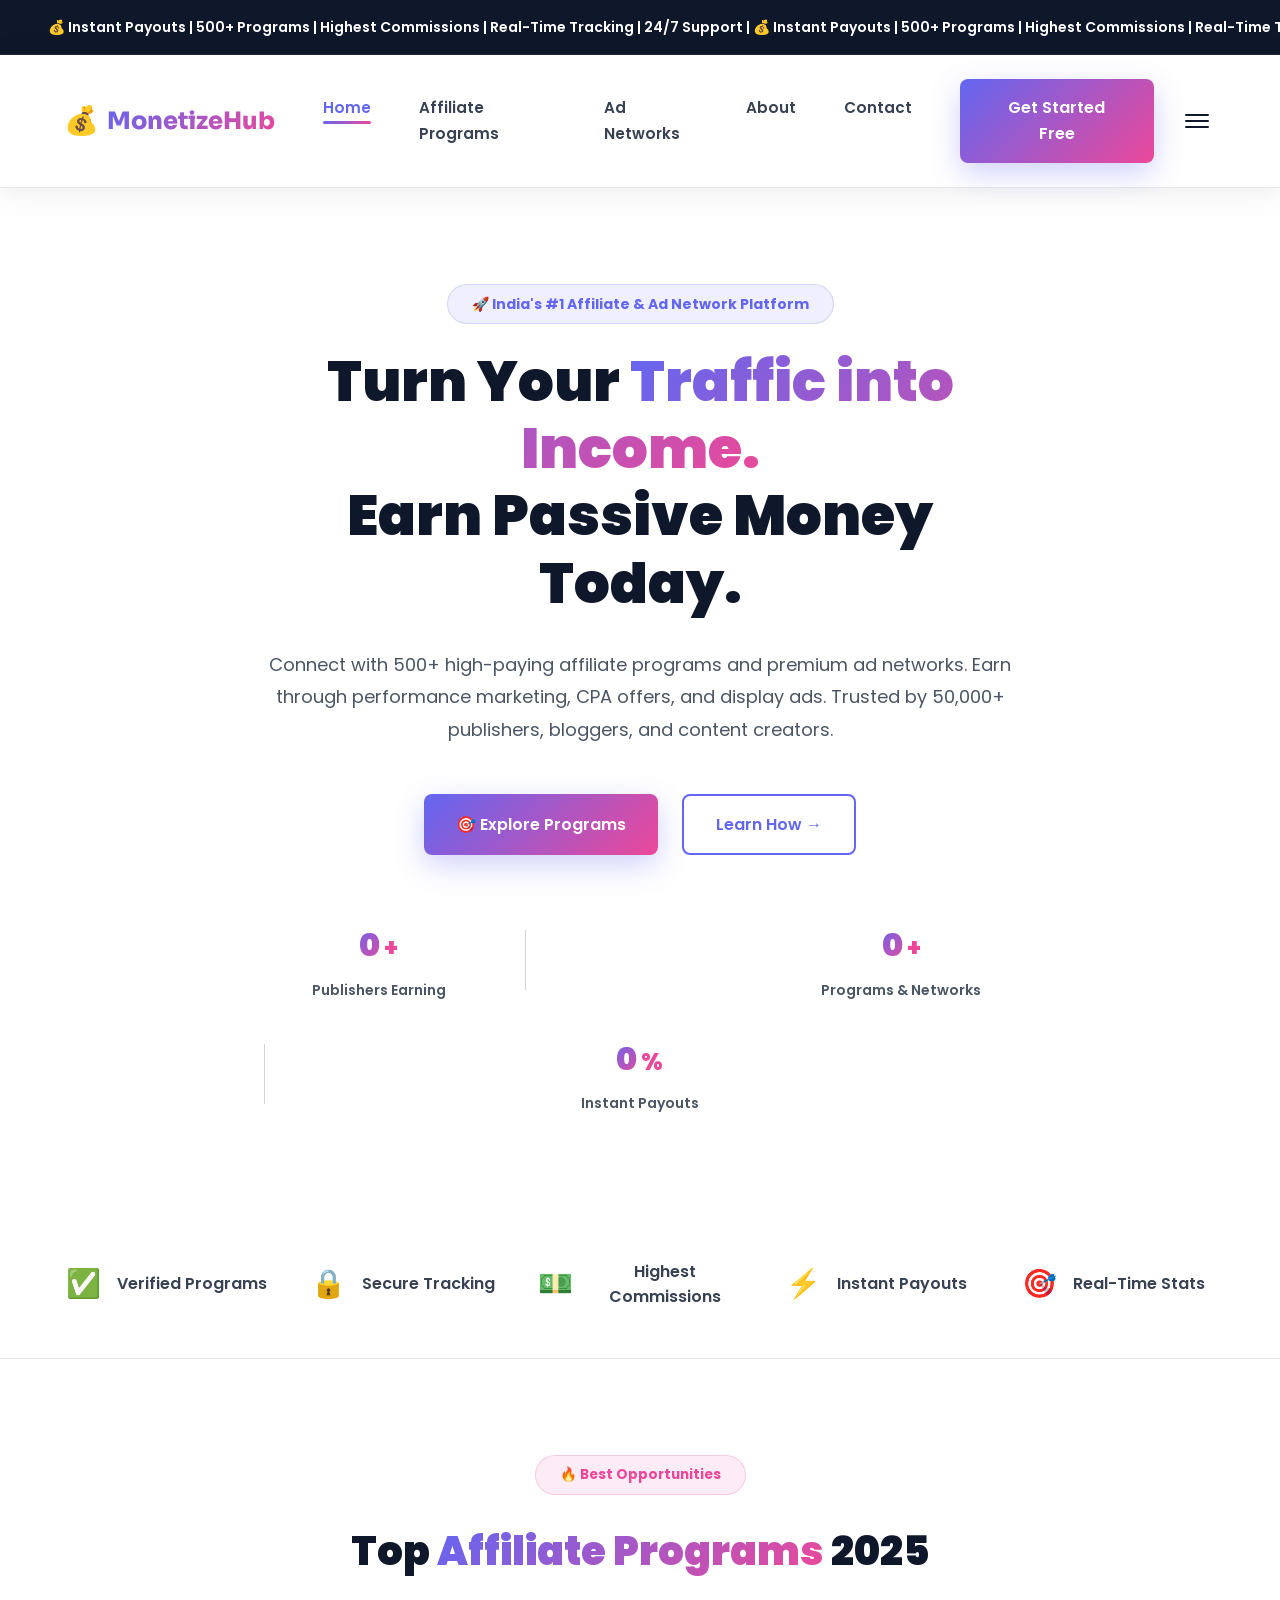
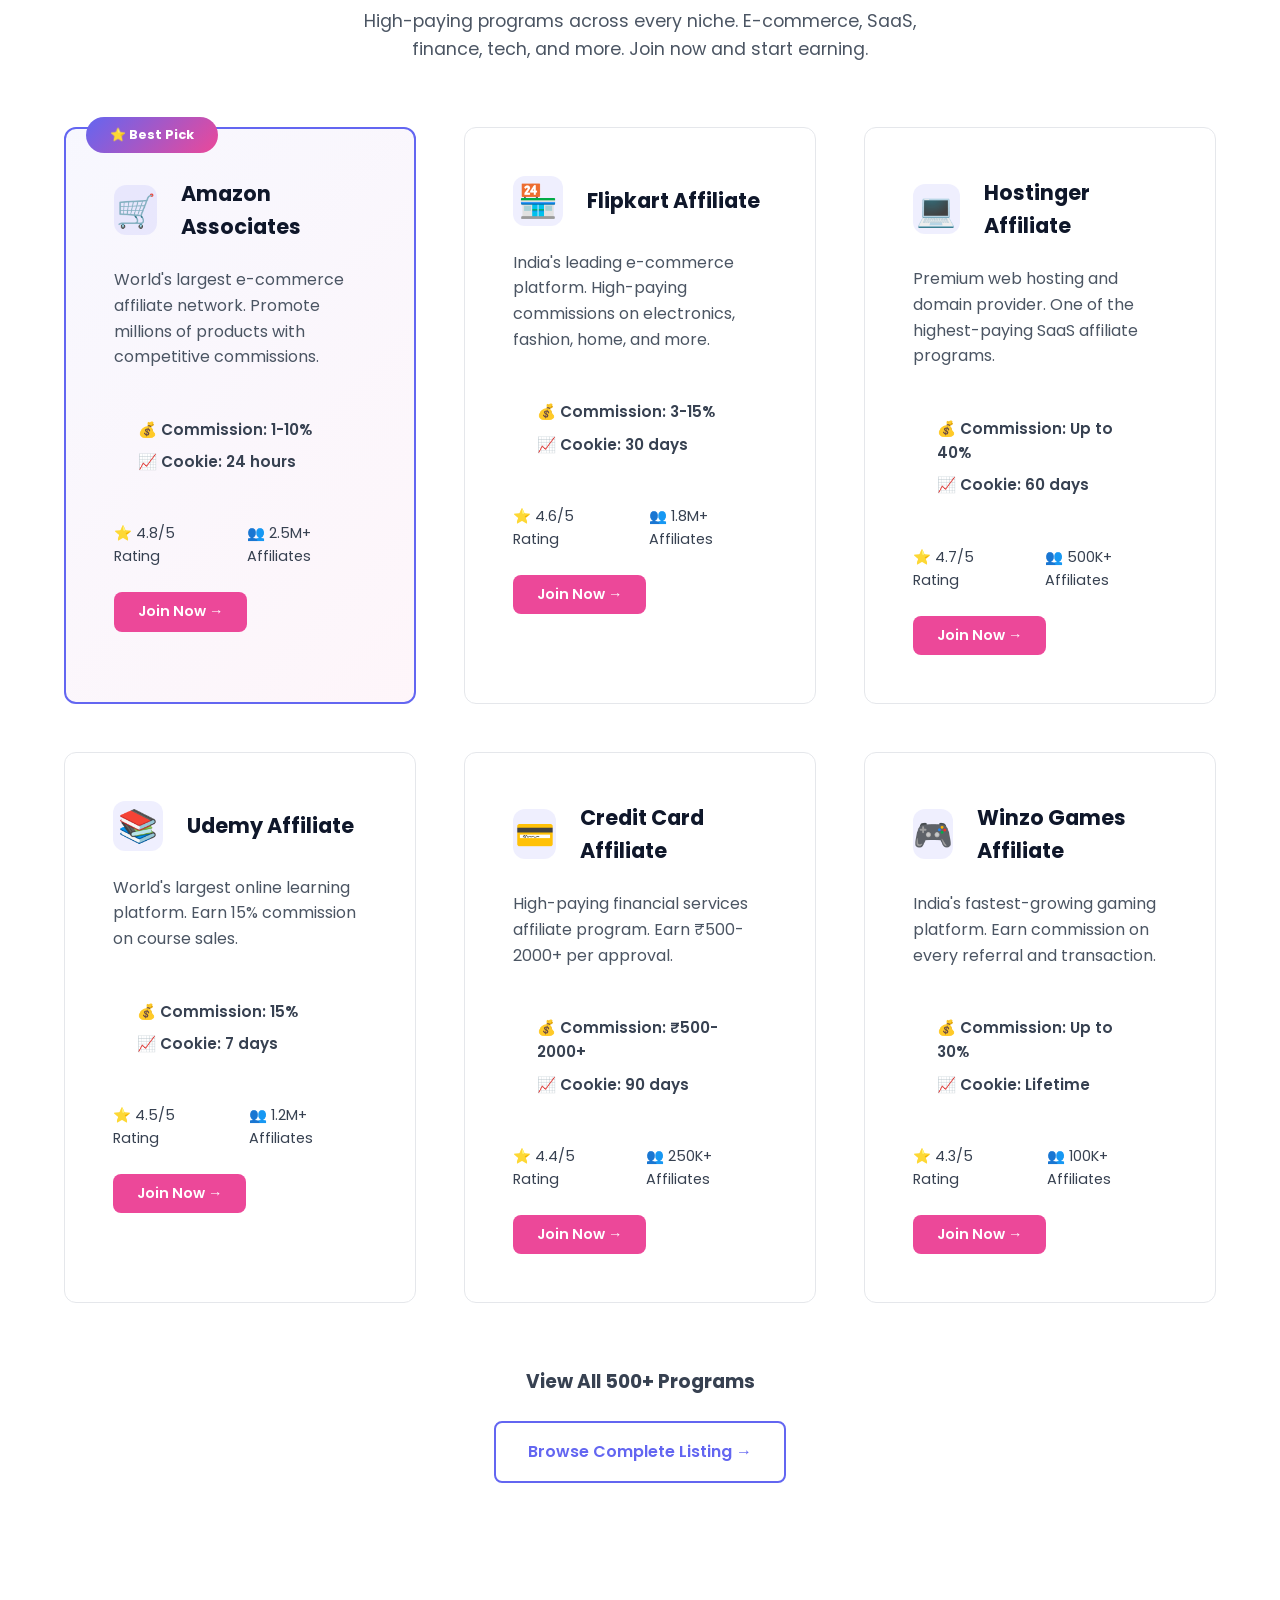
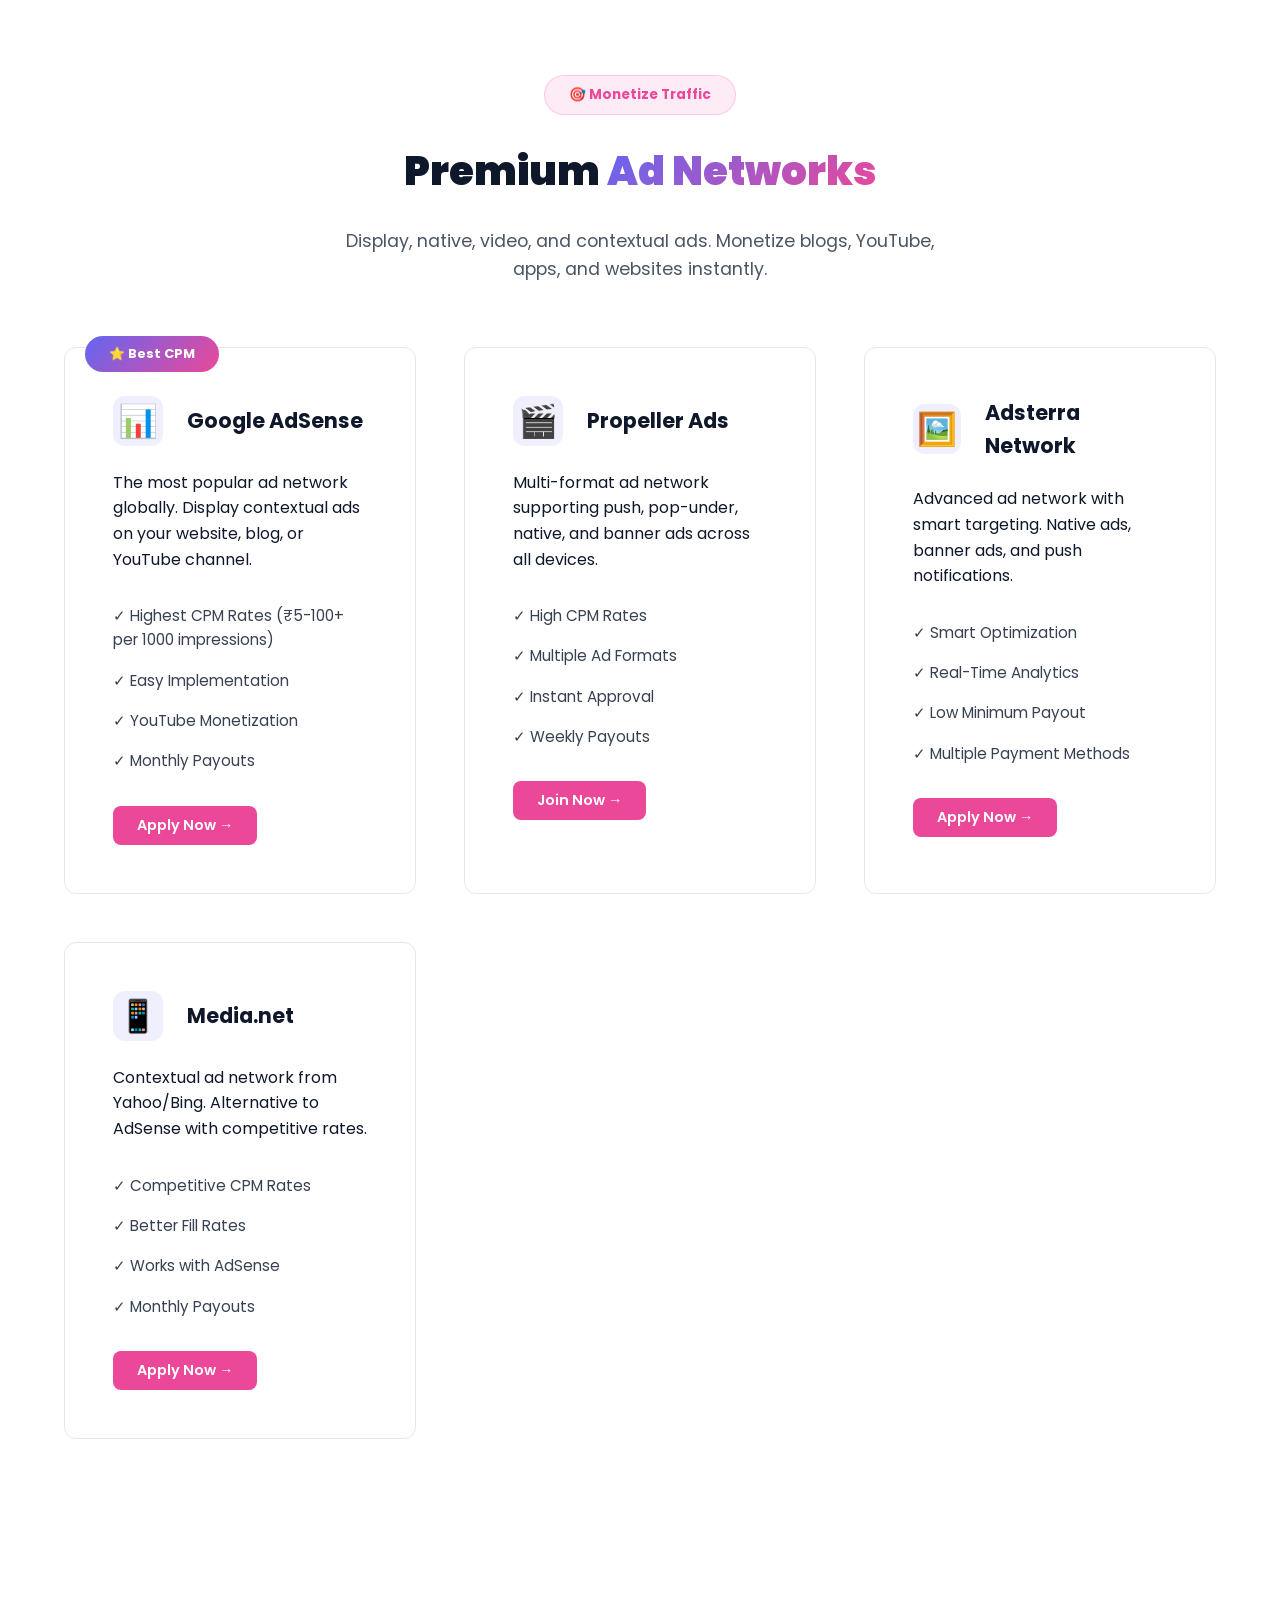
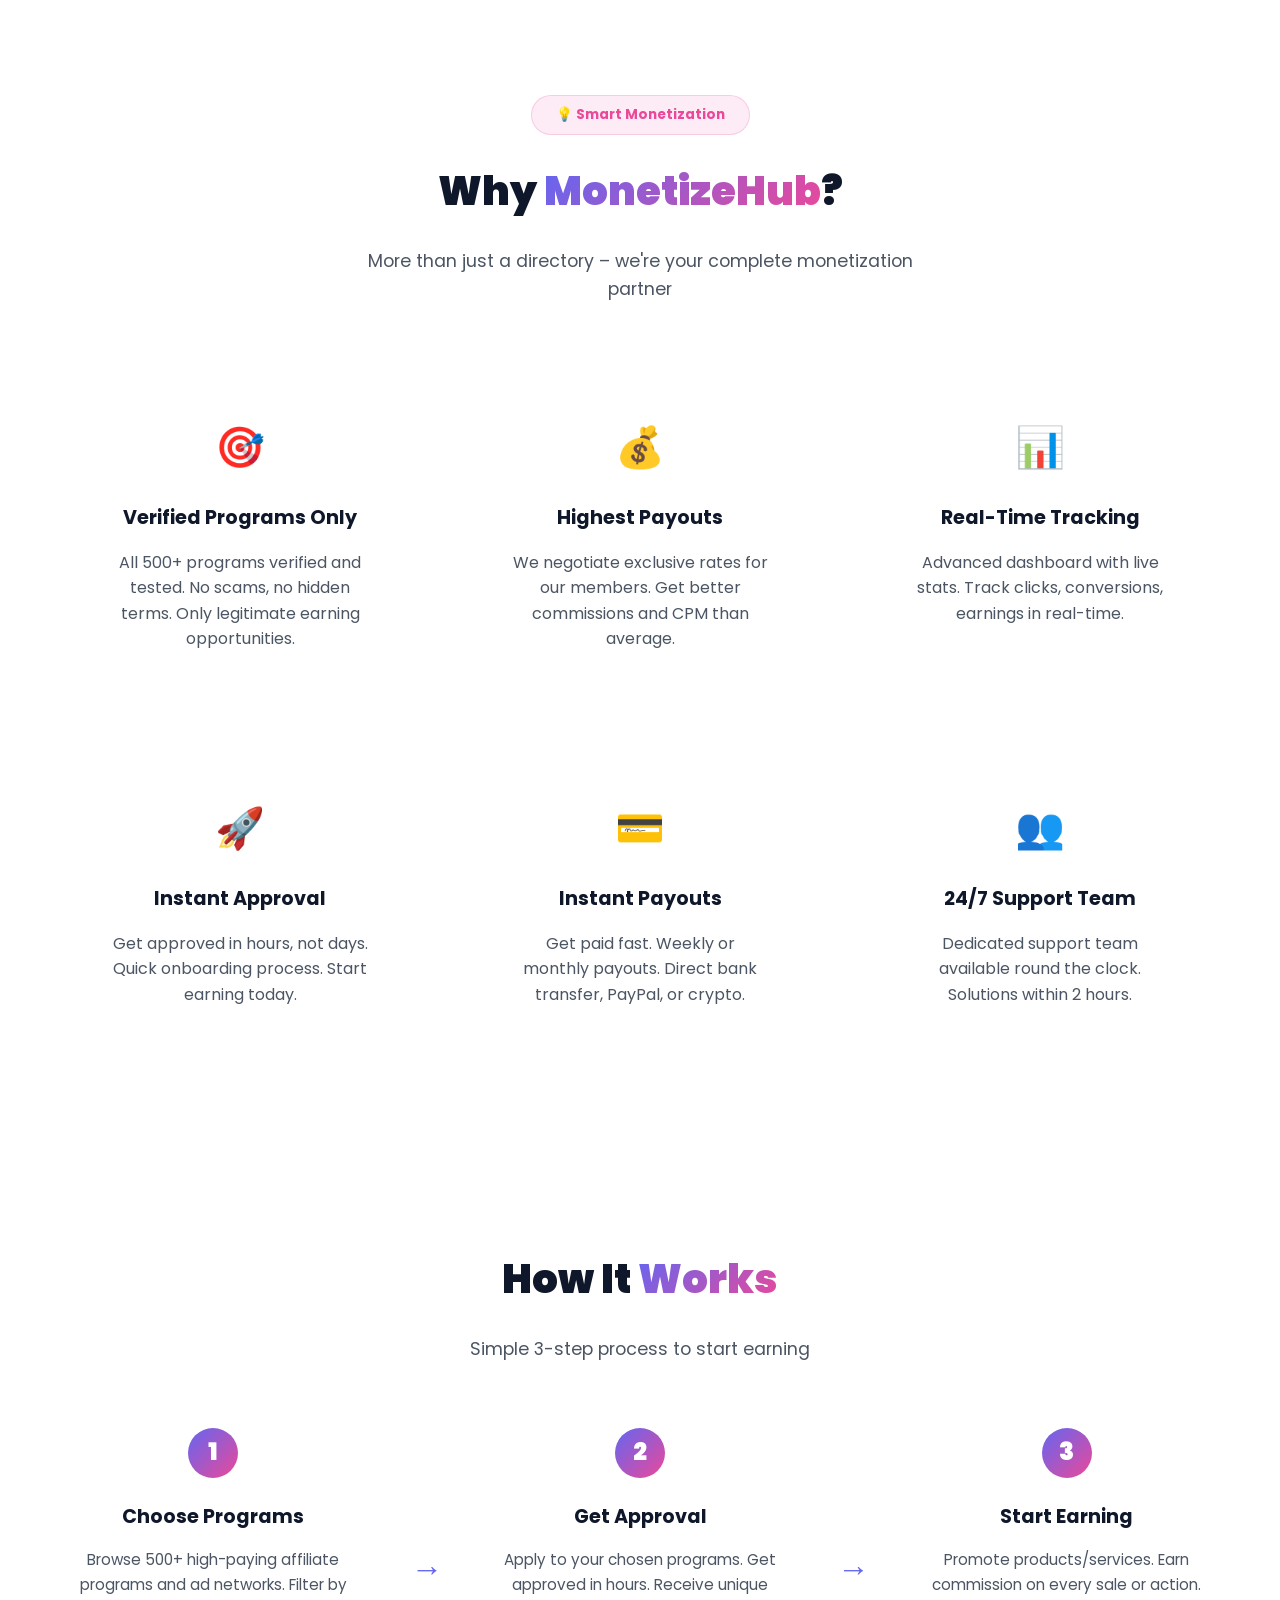
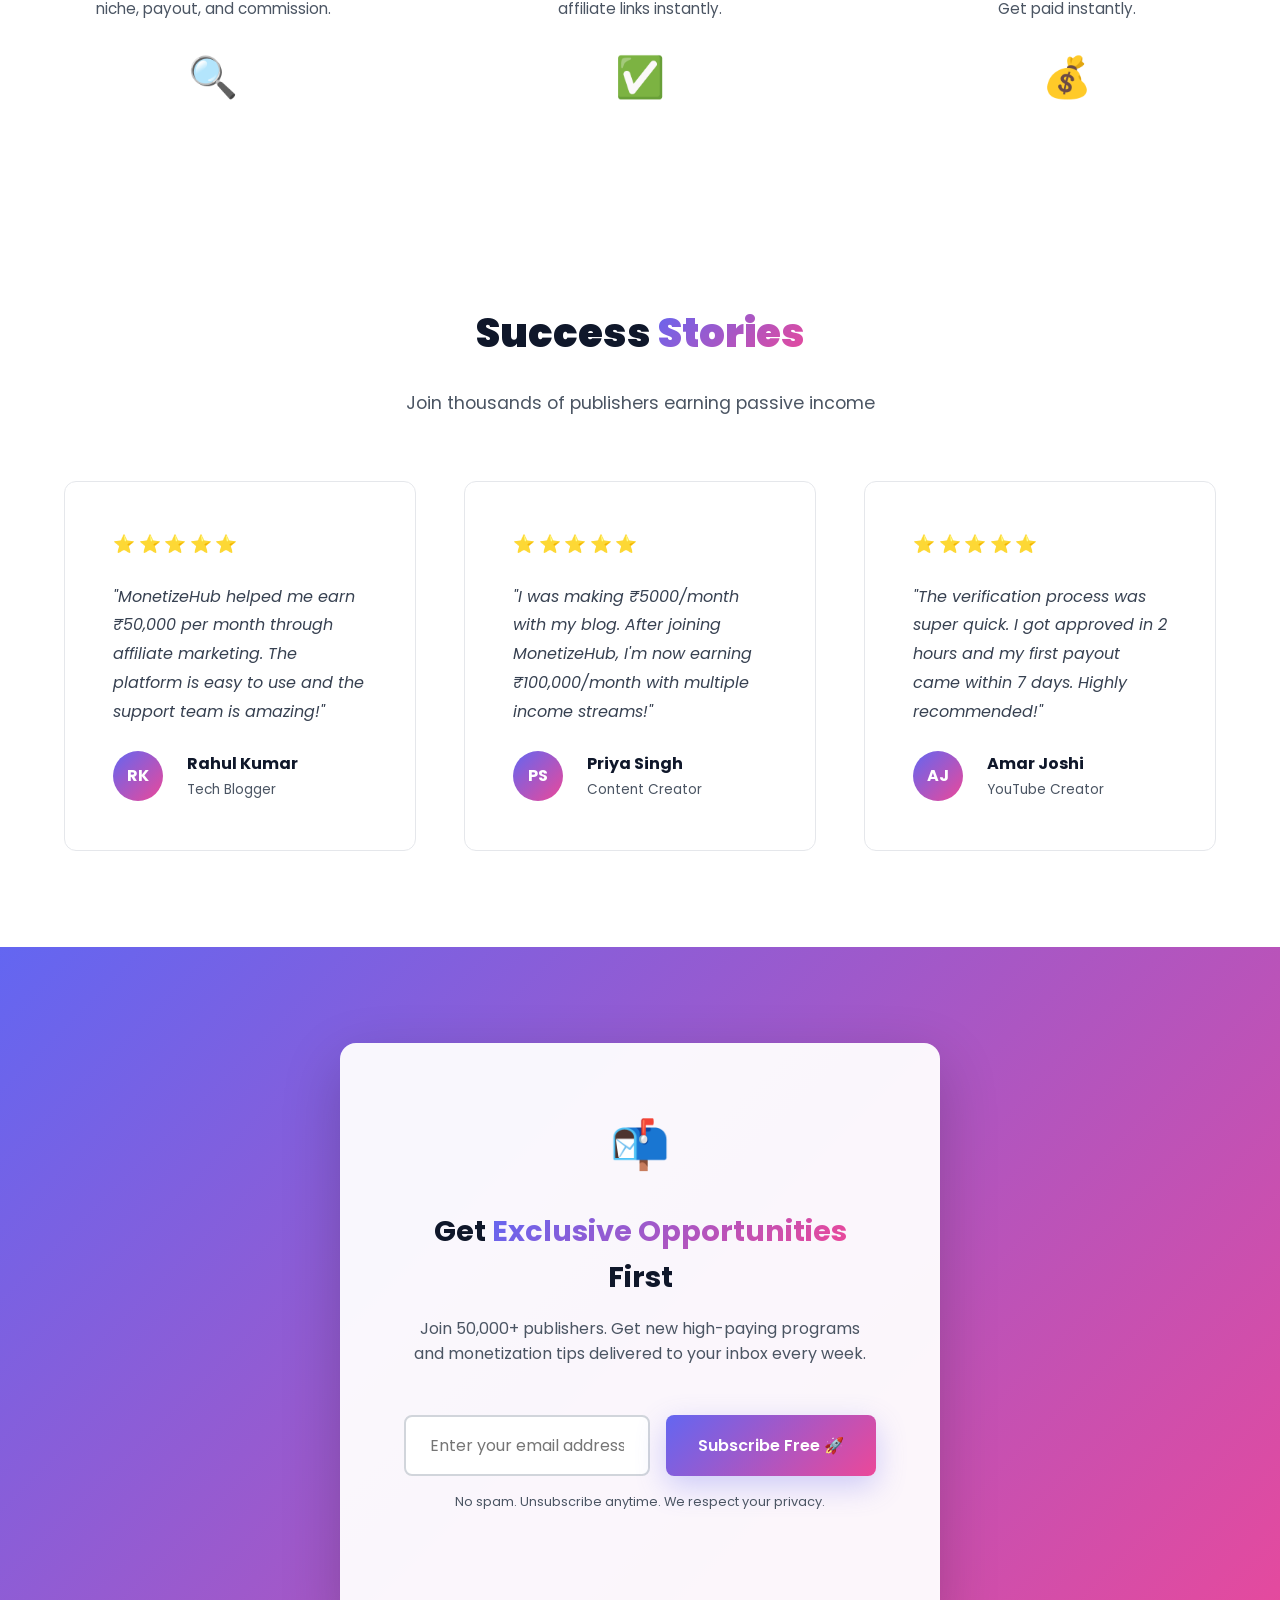
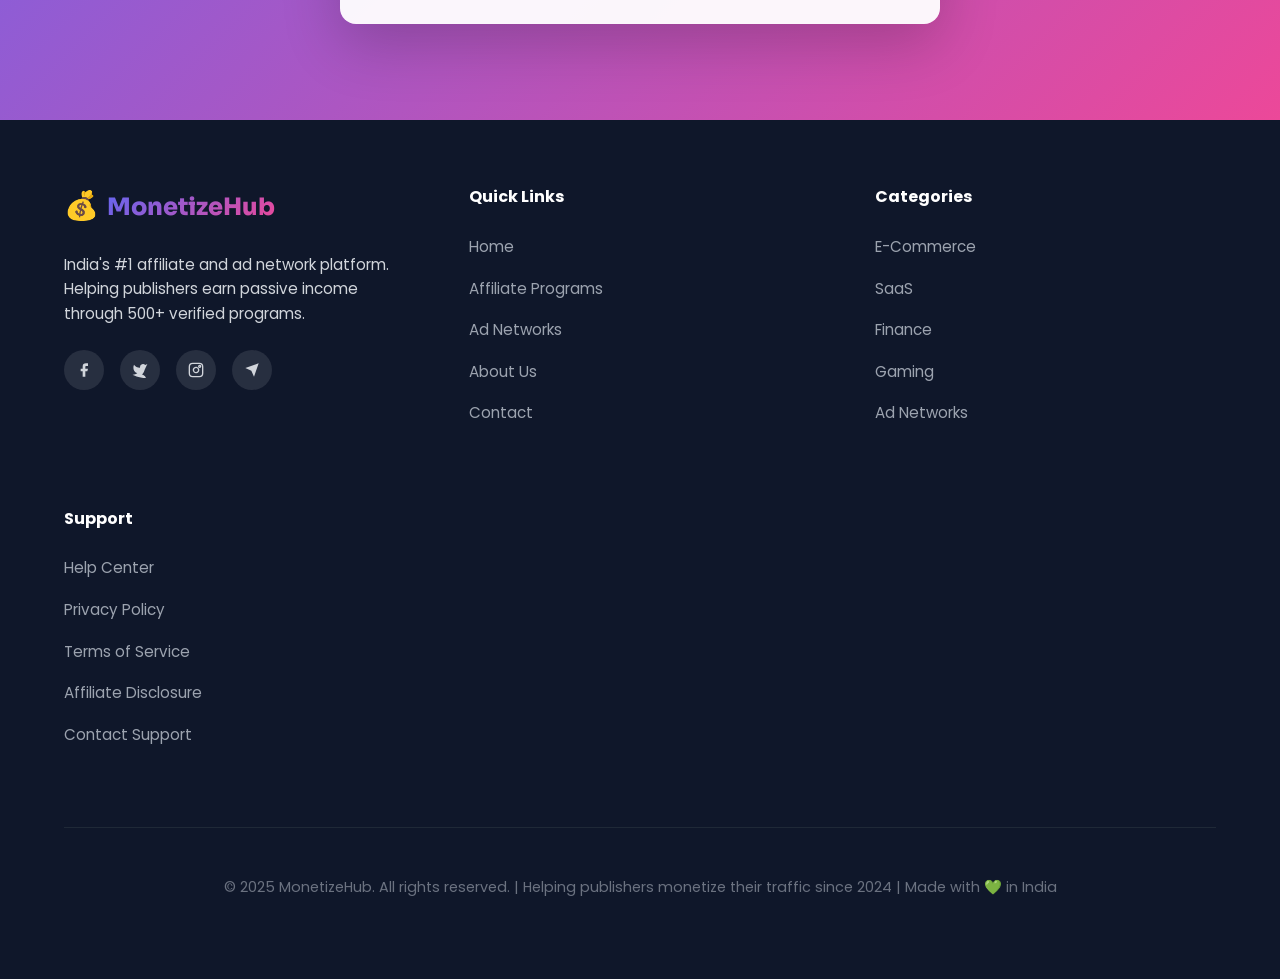
<file: index.html>
<!DOCTYPE html>
<html lang="en">
<head>
  <meta charset="UTF-8">
  <meta name="viewport" content="width=device-width, initial-scale=1.0">
  
  <title>MonetizeHub – Best Affiliate Programs & Ad Networks 2025 | Earn Money Online</title>
  <meta name="description" content="Join India's fastest-growing affiliate marketing & ads platform. Earn money through top affiliate programs, ad networks & performance marketing. Best affiliate programs 2025.">
  <meta name="keywords" content="affiliate programs India, best affiliate marketing 2025, earn money online, ad networks India, performance marketing, affiliate websites, how to earn affiliate income, top affiliate programs, digital marketing, passive income online, CPA marketing, cost per action, affiliate links, high-paying affiliate programs, affiliate marketing tips, best ad networks">
  <meta name="robots" content="index, follow, max-snippet:-1, max-image-preview:large, max-video-preview:-1">
  <meta name="author" content="MonetizeHub">
  <meta name="language" content="English">
  <meta name="revisit-after" content="2 days">
  <meta name="rating" content="general">
  <link rel="canonical" href="https://monetizehub.in/">
  
  <meta property="og:type" content="website">
  <meta property="og:url" content="https://monetizehub.in/">
  <meta property="og:title" content="MonetizeHub – Earn Money Through Affiliate Marketing & All Ad Networks">
  <meta property="og:description" content="Connect with 500+ high-paying affiliate programs and premium ad networks. Start earning money in 2025. Easy approval, instant payout, 24/7 support.">
  <meta property="og:image" content="https://monetizehub.in/og-image.jpg">
  <meta property="og:site_name" content="MonetizeHub">
  <meta property="og:locale" content="en_IN">
  
  <meta name="twitter:card" content="summary_large_image">
  <meta name="twitter:title" content="MonetizeHub – Best Affiliate Programs & Ad Networks India 2025">
  <meta name="twitter:description" content="Earn passive income through affiliate marketing and ad networks. Join 50,000+ publishers and creators making money online.">
  <meta name="twitter:image" content="https://monetizehub.in/og-image.jpg">
  
  <script type="application/ld+json">
  {
    "@context": "https://schema.org",
    "@type": "WebSite",
    "name": "MonetizeHub",
    "url": "https://monetizehub.in",
    "description": "MonetizeHub - India's largest affiliate marketing and ad network platform. Earn money online through 500+ affiliate programs and ad networks.",
    "potentialAction": {
      "@type": "SearchAction",
      "target": "https://monetizehub.in/search?q={search_term_string}",
      "query-input": "required name=search_term_string"
    }
  }
  </script>
  
  <script type="application/ld+json">
  {
    "@context": "https://schema.org",
    "@type": "Organization",
    "name": "MonetizeHub",
    "url": "https://monetizehub.in",
    "logo": "https://monetizehub.in/logo.png",
    "description": "MonetizeHub is India's premier affiliate marketing and ad network platform connecting publishers with 500+ high-paying programs.",
    "sameAs": [
      "https://www.facebook.com/monetizehub",
      "https://www.twitter.com/monetizehubindia",
      "https://www.instagram.com/monetizehub"
    ],
    "contactPoint": {
      "@type": "ContactPoint",
      "email": "support@monetizehub.in",
      "contactType": "customer support",
      "telephone": "+91-8800000000"
    }
  }
  </script>
  
  <script type="application/ld+json">
  {
    "@context": "https://schema.org",
    "@type": "BreadcrumbList",
    "itemListElement": [
      {
        "@type": "ListItem",
        "position": 1,
        "name": "Home",
        "item": "https://monetizehub.in"
      },
      {
        "@type": "ListItem",
        "position": 2,
        "name": "Affiliate Programs",
        "item": "https://monetizehub.in#affiliates"
      },
      {
        "@type": "ListItem",
        "position": 3,
        "name": "Ad Networks",
        "item": "https://monetizehub.in#adnetworks"
      }
    ]
  }
  </script>
  
  <link rel="preconnect" href="https://fonts.googleapis.com">
  <link rel="preconnect" href="https://fonts.gstatic.com" crossorigin>
  <link href="https://fonts.googleapis.com/css2?family=Poppins:wght@300;400;500;600;700;800;900&family=Sora:wght@400;600;700&display=swap" rel="stylesheet">
  <link rel="stylesheet" href="style.css">
</head>
<body>

  <!-- Announcement Bar -->
  <div class="announcement-bar" role="banner" aria-label="Promotions">
    <div class="announcement-track">
      <span>💰 Instant Payouts | 500+ Programs | Highest Commissions | Real-Time Tracking | 24/7 Support | 💰 Instant Payouts | 500+ Programs | Highest Commissions | Real-Time Tracking | 24/7 Support</span>
    </div>
  </div>

  <!-- Navigation -->
  <nav class="navbar" id="navbar" role="navigation" aria-label="Main navigation">
    <div class="nav-container">
      <a href="index.html" class="logo" aria-label="MonetizeHub Home">
        <span class="logo-icon">💰</span>
        <span class="logo-text">Monetize<span class="logo-accent">Hub</span></span>
      </a>

      <ul class="nav-links" id="navLinks" role="menubar">
        <li role="none"><a href="index.html" class="nav-link active" role="menuitem">Home</a></li>
        <li role="none"><a href="#affiliates" class="nav-link" role="menuitem">Affiliate Programs</a></li>
        <li role="none"><a href="#adnetworks" class="nav-link" role="menuitem">Ad Networks</a></li>
        <li role="none"><a href="about.html" class="nav-link" role="menuitem">About</a></li>
        <li role="none"><a href="#contact" class="nav-link" role="menuitem">Contact</a></li>
      </ul>

      <div class="nav-actions">
        <a href="#" class="btn btn-sm btn-primary">Get Started Free</a>
        <button class="icon-btn menu-toggle" id="menuToggle" aria-label="Toggle menu" aria-expanded="false">
          <span class="burger-line"></span>
          <span class="burger-line"></span>
          <span class="burger-line"></span>
        </button>
      </div>
    </div>
  </nav>

  <!-- Hero Section -->
  <section class="hero" id="home" aria-label="Hero section">
    <div class="orb orb-1" aria-hidden="true"></div>
    <div class="orb orb-2" aria-hidden="true"></div>
    <div class="orb orb-3" aria-hidden="true"></div>
    <div class="hero-content container">
      <div class="hero-badge animate-in">🚀 India's #1 Affiliate & Ad Network Platform</div>
      <h1 class="hero-title animate-in">
        Turn Your <span class="gradient-text">Traffic into Income.</span><br>
        Earn Passive Money Today.
      </h1>
      <p class="hero-sub animate-in">Connect with 500+ high-paying affiliate programs and premium ad networks. Earn through performance marketing, CPA offers, and display ads. Trusted by 50,000+ publishers, bloggers, and content creators.</p>
      <div class="hero-btns animate-in">
        <a href="#affiliates" class="btn btn-primary">🎯 Explore Programs</a>
        <a href="about.html" class="btn btn-ghost">Learn How →</a>
      </div>
      <div class="hero-stats animate-in">
        <div class="stat-item">
          <strong class="counter" data-target="50000">0</strong><span class="stat-unit">+</span>
          <span class="stat-label">Publishers Earning</span>
        </div>
        <div class="stat-divider" aria-hidden="true"></div>
        <div class="stat-item">
          <strong class="counter" data-target="500">0</strong><span class="stat-unit">+</span>
          <span class="stat-label">Programs & Networks</span>
        </div>
        <div class="stat-divider" aria-hidden="true"></div>
        <div class="stat-item">
          <strong class="counter" data-target="1000">0</strong><span class="stat-unit">%</span>
          <span class="stat-label">Instant Payouts</span>
        </div>
      </div>
    </div>
  </section>

  <!-- Trust Bar -->
  <section class="trust-bar" aria-label="Trust signals">
    <div class="container">
      <div class="trust-grid">
        <div class="trust-item">
          <span class="trust-icon" aria-hidden="true">✅</span>
          <span>Verified Programs</span>
        </div>
        <div class="trust-item">
          <span class="trust-icon" aria-hidden="true">🔒</span>
          <span>Secure Tracking</span>
        </div>
        <div class="trust-item">
          <span class="trust-icon" aria-hidden="true">💵</span>
          <span>Highest Commissions</span>
        </div>
        <div class="trust-item">
          <span class="trust-icon" aria-hidden="true">⚡</span>
          <span>Instant Payouts</span>
        </div>
        <div class="trust-item">
          <span class="trust-icon" aria-hidden="true">🎯</span>
          <span>Real-Time Stats</span>
        </div>
      </div>
    </div>
  </section>

  <!-- Affiliate Programs Section -->
  <section class="affiliates-section reveal-section" id="affiliates" aria-label="Top affiliate programs">
    <div class="container">
      <div class="section-header">
        <div class="section-badge">🔥 Best Opportunities</div>
        <h2 class="section-title">Top <span class="gradient-text">Affiliate Programs</span> 2025</h2>
        <p class="section-sub">High-paying programs across every niche. E-commerce, SaaS, finance, tech, and more. Join now and start earning.</p>
      </div>

      <div class="programs-grid">

        <article class="program-card featured">
          <div class="program-badge">⭐ Best Pick</div>
          <div class="program-header">
            <div class="program-icon">🛒</div>
            <h3>Amazon Associates</h3>
          </div>
          <div class="program-body">
            <p class="program-desc">World's largest e-commerce affiliate network. Promote millions of products with competitive commissions.</p>
            <div class="program-specs">
              <span class="spec">💰 Commission: 1-10%</span>
              <span class="spec">📈 Cookie: 24 hours</span>
            </div>
            <div class="program-meta">
              <span class="meta-item">⭐ 4.8/5 Rating</span>
              <span class="meta-item">👥 2.5M+ Affiliates</span>
            </div>
          </div>
          <a href="#" class="btn btn-program" rel="nofollow" aria-label="Join Amazon Associates affiliate program">Join Now →</a>
        </article>

        <article class="program-card">
          <div class="program-header">
            <div class="program-icon">🏪</div>
            <h3>Flipkart Affiliate</h3>
          </div>
          <div class="program-body">
            <p class="program-desc">India's leading e-commerce platform. High-paying commissions on electronics, fashion, home, and more.</p>
            <div class="program-specs">
              <span class="spec">💰 Commission: 3-15%</span>
              <span class="spec">📈 Cookie: 30 days</span>
            </div>
            <div class="program-meta">
              <span class="meta-item">⭐ 4.6/5 Rating</span>
              <span class="meta-item">👥 1.8M+ Affiliates</span>
            </div>
          </div>
          <a href="#" class="btn btn-program" rel="nofollow" aria-label="Join Flipkart affiliate program">Join Now →</a>
        </article>

        <article class="program-card">
          <div class="program-header">
            <div class="program-icon">💻</div>
            <h3>Hostinger Affiliate</h3>
          </div>
          <div class="program-body">
            <p class="program-desc">Premium web hosting and domain provider. One of the highest-paying SaaS affiliate programs.</p>
            <div class="program-specs">
              <span class="spec">💰 Commission: Up to 40%</span>
              <span class="spec">📈 Cookie: 60 days</span>
            </div>
            <div class="program-meta">
              <span class="meta-item">⭐ 4.7/5 Rating</span>
              <span class="meta-item">👥 500K+ Affiliates</span>
            </div>
          </div>
          <a href="#" class="btn btn-program" rel="nofollow" aria-label="Join Hostinger affiliate program">Join Now →</a>
        </article>

        <article class="program-card">
          <div class="program-header">
            <div class="program-icon">📚</div>
            <h3>Udemy Affiliate</h3>
          </div>
          <div class="program-body">
            <p class="program-desc">World's largest online learning platform. Earn 15% commission on course sales.</p>
            <div class="program-specs">
              <span class="spec">💰 Commission: 15%</span>
              <span class="spec">📈 Cookie: 7 days</span>
            </div>
            <div class="program-meta">
              <span class="meta-item">⭐ 4.5/5 Rating</span>
              <span class="meta-item">👥 1.2M+ Affiliates</span>
            </div>
          </div>
          <a href="#" class="btn btn-program" rel="nofollow" aria-label="Join Udemy affiliate program">Join Now →</a>
        </article>

        <article class="program-card">
          <div class="program-header">
            <div class="program-icon">💳</div>
            <h3>Credit Card Affiliate</h3>
          </div>
          <div class="program-body">
            <p class="program-desc">High-paying financial services affiliate program. Earn ₹500-2000+ per approval.</p>
            <div class="program-specs">
              <span class="spec">💰 Commission: ₹500-2000+</span>
              <span class="spec">📈 Cookie: 90 days</span>
            </div>
            <div class="program-meta">
              <span class="meta-item">⭐ 4.4/5 Rating</span>
              <span class="meta-item">👥 250K+ Affiliates</span>
            </div>
          </div>
          <a href="#" class="btn btn-program" rel="nofollow" aria-label="Join Credit Card affiliate program">Join Now →</a>
        </article>

        <article class="program-card">
          <div class="program-header">
            <div class="program-icon">🎮</div>
            <h3>Winzo Games Affiliate</h3>
          </div>
          <div class="program-body">
            <p class="program-desc">India's fastest-growing gaming platform. Earn commission on every referral and transaction.</p>
            <div class="program-specs">
              <span class="spec">💰 Commission: Up to 30%</span>
              <span class="spec">📈 Cookie: Lifetime</span>
            </div>
            <div class="program-meta">
              <span class="meta-item">⭐ 4.3/5 Rating</span>
              <span class="meta-item">👥 100K+ Affiliates</span>
            </div>
          </div>
          <a href="#" class="btn btn-program" rel="nofollow" aria-label="Join Winzo Games affiliate program">Join Now →</a>
        </article>

      </div>

      <div class="section-cta">
        <h3>View All 500+ Programs</h3>
        <a href="#" class="btn btn-outline">Browse Complete Listing →</a>
      </div>
    </div>
  </section>

  <!-- Ad Networks Section -->
  <section class="adnetworks-section reveal-section" id="adnetworks" aria-label="Premium ad networks">
    <div class="container">
      <div class="section-header">
        <div class="section-badge">🎯 Monetize Traffic</div>
        <h2 class="section-title">Premium <span class="gradient-text">Ad Networks</span></h2>
        <p class="section-sub">Display, native, video, and contextual ads. Monetize blogs, YouTube, apps, and websites instantly.</p>
      </div>

      <div class="adnetworks-grid">

        <article class="adnet-card featured">
          <div class="adnet-badge">⭐ Best CPM</div>
          <div class="adnet-header">
            <div class="adnet-icon">📊</div>
            <h3>Google AdSense</h3>
          </div>
          <div class="adnet-body">
            <p>The most popular ad network globally. Display contextual ads on your website, blog, or YouTube channel.</p>
            <ul class="adnet-features">
              <li>✓ Highest CPM Rates (₹5-100+ per 1000 impressions)</li>
              <li>✓ Easy Implementation</li>
              <li>✓ YouTube Monetization</li>
              <li>✓ Monthly Payouts</li>
            </ul>
          </div>
          <a href="#" class="btn btn-program" rel="nofollow" aria-label="Apply to Google AdSense">Apply Now →</a>
        </article>

        <article class="adnet-card">
          <div class="adnet-header">
            <div class="adnet-icon">🎬</div>
            <h3>Propeller Ads</h3>
          </div>
          <div class="adnet-body">
            <p>Multi-format ad network supporting push, pop-under, native, and banner ads across all devices.</p>
            <ul class="adnet-features">
              <li>✓ High CPM Rates</li>
              <li>✓ Multiple Ad Formats</li>
              <li>✓ Instant Approval</li>
              <li>✓ Weekly Payouts</li>
            </ul>
          </div>
          <a href="#" class="btn btn-program" rel="nofollow" aria-label="Join Propeller Ads network">Join Now →</a>
        </article>

        <article class="adnet-card">
          <div class="adnet-header">
            <div class="adnet-icon">🖼️</div>
            <h3>Adsterra Network</h3>
          </div>
          <div class="adnet-body">
            <p>Advanced ad network with smart targeting. Native ads, banner ads, and push notifications.</p>
            <ul class="adnet-features">
              <li>✓ Smart Optimization</li>
              <li>✓ Real-Time Analytics</li>
              <li>✓ Low Minimum Payout</li>
              <li>✓ Multiple Payment Methods</li>
            </ul>
          </div>
          <a href="#" class="btn btn-program" rel="nofollow" aria-label="Apply to Adsterra Network">Apply Now →</a>
        </article>

        <article class="adnet-card">
          <div class="adnet-header">
            <div class="adnet-icon">📱</div>
            <h3>Media.net</h3>
          </div>
          <div class="adnet-body">
            <p>Contextual ad network from Yahoo/Bing. Alternative to AdSense with competitive rates.</p>
            <ul class="adnet-features">
              <li>✓ Competitive CPM Rates</li>
              <li>✓ Better Fill Rates</li>
              <li>✓ Works with AdSense</li>
              <li>✓ Monthly Payouts</li>
            </ul>
          </div>
          <a href="#" class="btn btn-program" rel="nofollow" aria-label="Apply to Media.net">Apply Now →</a>
        </article>

      </div>
    </div>
  </section>

  <!-- Why Choose Section -->
  <section class="why-section reveal-section" aria-label="Why choose MonetizeHub">
    <div class="container">
      <div class="section-header">
        <div class="section-badge">💡 Smart Monetization</div>
        <h2 class="section-title">Why <span class="gradient-text">MonetizeHub</span>?</h2>
        <p class="section-sub">More than just a directory – we're your complete monetization partner</p>
      </div>
      <div class="features-grid">
        <div class="feature-card">
          <div class="feature-icon" aria-hidden="true">🎯</div>
          <h3>Verified Programs Only</h3>
          <p>All 500+ programs verified and tested. No scams, no hidden terms. Only legitimate earning opportunities.</p>
        </div>
        <div class="feature-card">
          <div class="feature-icon" aria-hidden="true">💰</div>
          <h3>Highest Payouts</h3>
          <p>We negotiate exclusive rates for our members. Get better commissions and CPM than average.</p>
        </div>
        <div class="feature-card">
          <div class="feature-icon" aria-hidden="true">📊</div>
          <h3>Real-Time Tracking</h3>
          <p>Advanced dashboard with live stats. Track clicks, conversions, earnings in real-time.</p>
        </div>
        <div class="feature-card">
          <div class="feature-icon" aria-hidden="true">🚀</div>
          <h3>Instant Approval</h3>
          <p>Get approved in hours, not days. Quick onboarding process. Start earning today.</p>
        </div>
        <div class="feature-card">
          <div class="feature-icon" aria-hidden="true">💳</div>
          <h3>Instant Payouts</h3>
          <p>Get paid fast. Weekly or monthly payouts. Direct bank transfer, PayPal, or crypto.</p>
        </div>
        <div class="feature-card">
          <div class="feature-icon" aria-hidden="true">👥</div>
          <h3>24/7 Support Team</h3>
          <p>Dedicated support team available round the clock. Solutions within 2 hours.</p>
        </div>
      </div>
    </div>
  </section>

  <!-- How It Works -->
  <section class="how-section reveal-section" aria-label="How MonetizeHub works">
    <div class="container">
      <div class="section-header">
        <h2 class="section-title">How It <span class="gradient-text">Works</span></h2>
        <p class="section-sub">Simple 3-step process to start earning</p>
      </div>
      <div class="steps-grid">
        <div class="step-card">
          <div class="step-number">1</div>
          <h3>Choose Programs</h3>
          <p>Browse 500+ high-paying affiliate programs and ad networks. Filter by niche, payout, and commission.</p>
          <div class="step-icon" aria-hidden="true">🔍</div>
        </div>
        <div class="step-divider" aria-hidden="true">→</div>
        <div class="step-card">
          <div class="step-number">2</div>
          <h3>Get Approval</h3>
          <p>Apply to your chosen programs. Get approved in hours. Receive unique affiliate links instantly.</p>
          <div class="step-icon" aria-hidden="true">✅</div>
        </div>
        <div class="step-divider" aria-hidden="true">→</div>
        <div class="step-card">
          <div class="step-number">3</div>
          <h3>Start Earning</h3>
          <p>Promote products/services. Earn commission on every sale or action. Get paid instantly.</p>
          <div class="step-icon" aria-hidden="true">💰</div>
        </div>
      </div>
    </div>
  </section>

  <!-- Testimonials Section -->
  <section class="testimonials-section reveal-section" aria-label="Success stories from publishers">
    <div class="container">
      <div class="section-header">
        <h2 class="section-title">Success <span class="gradient-text">Stories</span></h2>
        <p class="section-sub">Join thousands of publishers earning passive income</p>
      </div>
      <div class="testimonials-grid">
        <div class="testimonial-card">
          <div class="testimonial-stars" aria-label="5 star rating">⭐⭐⭐⭐⭐</div>
          <p class="testimonial-text">"MonetizeHub helped me earn ₹50,000 per month through affiliate marketing. The platform is easy to use and the support team is amazing!"</p>
          <div class="testimonial-author">
            <div class="author-avatar">RK</div>
            <div>
              <strong>Rahul Kumar</strong>
              <span>Tech Blogger</span>
            </div>
          </div>
        </div>
        <div class="testimonial-card">
          <div class="testimonial-stars" aria-label="5 star rating">⭐⭐⭐⭐⭐</div>
          <p class="testimonial-text">"I was making ₹5000/month with my blog. After joining MonetizeHub, I'm now earning ₹100,000/month with multiple income streams!"</p>
          <div class="testimonial-author">
            <div class="author-avatar">PS</div>
            <div>
              <strong>Priya Singh</strong>
              <span>Content Creator</span>
            </div>
          </div>
        </div>
        <div class="testimonial-card">
          <div class="testimonial-stars" aria-label="5 star rating">⭐⭐⭐⭐⭐</div>
          <p class="testimonial-text">"The verification process was super quick. I got approved in 2 hours and my first payout came within 7 days. Highly recommended!"</p>
          <div class="testimonial-author">
            <div class="author-avatar">AJ</div>
            <div>
              <strong>Amar Joshi</strong>
              <span>YouTube Creator</span>
            </div>
          </div>
        </div>
      </div>
    </div>
  </section>

  <!-- Newsletter Signup -->
  <section class="newsletter-section reveal-section" id="contact" aria-label="Newsletter signup">
    <div class="container">
      <div class="newsletter-card">
        <div class="newsletter-icon" aria-hidden="true">📬</div>
        <h2>Get <span class="gradient-text">Exclusive Opportunities</span> First</h2>
        <p>Join 50,000+ publishers. Get new high-paying programs and monetization tips delivered to your inbox every week.</p>
        <form class="newsletter-form" id="newsletterForm" novalidate>
          <input type="email" name="email" id="emailInput" placeholder="Enter your email address..." required aria-label="Email address for opportunities" autocomplete="email">
          <button type="submit" class="btn btn-primary">Subscribe Free 🚀</button>
        </form>
        <p class="newsletter-note">No spam. Unsubscribe anytime. We respect your privacy.</p>
      </div>
    </div>
  </section>

  <!-- Footer -->
  <footer class="footer" role="contentinfo" aria-label="Site footer">
    <div class="container">
      <div class="footer-grid">
        <div class="footer-brand">
          <a href="index.html" class="logo" aria-label="MonetizeHub Home">
            <span class="logo-icon">💰</span>
            <span class="logo-text">Monetize<span class="logo-accent">Hub</span></span>
          </a>
          <p class="footer-desc">India's #1 affiliate and ad network platform. Helping publishers earn passive income through 500+ verified programs.</p>
          <div class="social-row" aria-label="Social media links">
            <a href="#" class="social-btn" aria-label="Facebook" title="Facebook">
              <svg width="16" height="16" viewBox="0 0 24 24" fill="currentColor"><path d="M18 2h-3a5 5 0 0 0-5 5v3H7v4h3v8h4v-8h3l1-4h-4V7a1 1 0 0 1 1-1h3z"/></svg>
            </a>
            <a href="#" class="social-btn" aria-label="Twitter" title="Twitter">
              <svg width="16" height="16" viewBox="0 0 24 24" fill="currentColor"><path d="M23 3a10.9 10.9 0 01-3.14 1.53 4.48 4.48 0 00-7.86 3v1A10.66 10.66 0 013 4s-4 9 5 13a11.64 11.64 0 01-7 2s9 5 20 5a9.5 9.5 0 00-9-5.5c4.75 2.25 7-7 7-7"/></svg>
            </a>
            <a href="#" class="social-btn" aria-label="Instagram" title="Instagram">
              <svg width="16" height="16" viewBox="0 0 24 24" fill="none" stroke="currentColor" stroke-width="2"><rect x="2" y="2" width="20" height="20" rx="5" ry="5"/><path d="M16 11.37A4 4 0 1 1 12.63 8 4 4 0 0 1 16 11.37z"/><circle cx="17.5" cy="6.5" r="1.5"/></svg>
            </a>
            <a href="#" class="social-btn" aria-label="Telegram" title="Telegram">
              <svg width="16" height="16" viewBox="0 0 24 24" fill="currentColor"><path d="m22 2-7 20-4-9-9-4 20-7z"/></svg>
            </a>
          </div>
        </div>

        <div class="footer-col">
          <h4>Quick Links</h4>
          <ul>
            <li><a href="index.html">Home</a></li>
            <li><a href="#affiliates">Affiliate Programs</a></li>
            <li><a href="#adnetworks">Ad Networks</a></li>
            <li><a href="about.html">About Us</a></li>
            <li><a href="#contact">Contact</a></li>
          </ul>
        </div>

        <div class="footer-col">
          <h4>Categories</h4>
          <ul>
            <li><a href="#affiliates">E-Commerce</a></li>
            <li><a href="#affiliates">SaaS</a></li>
            <li><a href="#affiliates">Finance</a></li>
            <li><a href="#affiliates">Gaming</a></li>
            <li><a href="#adnetworks">Ad Networks</a></li>
          </ul>
        </div>

        <div class="footer-col">
          <h4>Support</h4>
          <ul>
            <li><a href="#">Help Center</a></li>
            <li><a href="#">Privacy Policy</a></li>
            <li><a href="#">Terms of Service</a></li>
            <li><a href="#">Affiliate Disclosure</a></li>
            <li><a href="#">Contact Support</a></li>
          </ul>
        </div>
      </div>

      <div class="footer-bottom">
        <p>&copy; 2025 MonetizeHub. All rights reserved. | Helping publishers monetize their traffic since 2024 | Made with 💚 in India</p>
      </div>
    </div>
  </footer>

  <script src="script.js"></script>
</body>
</html>
</file>
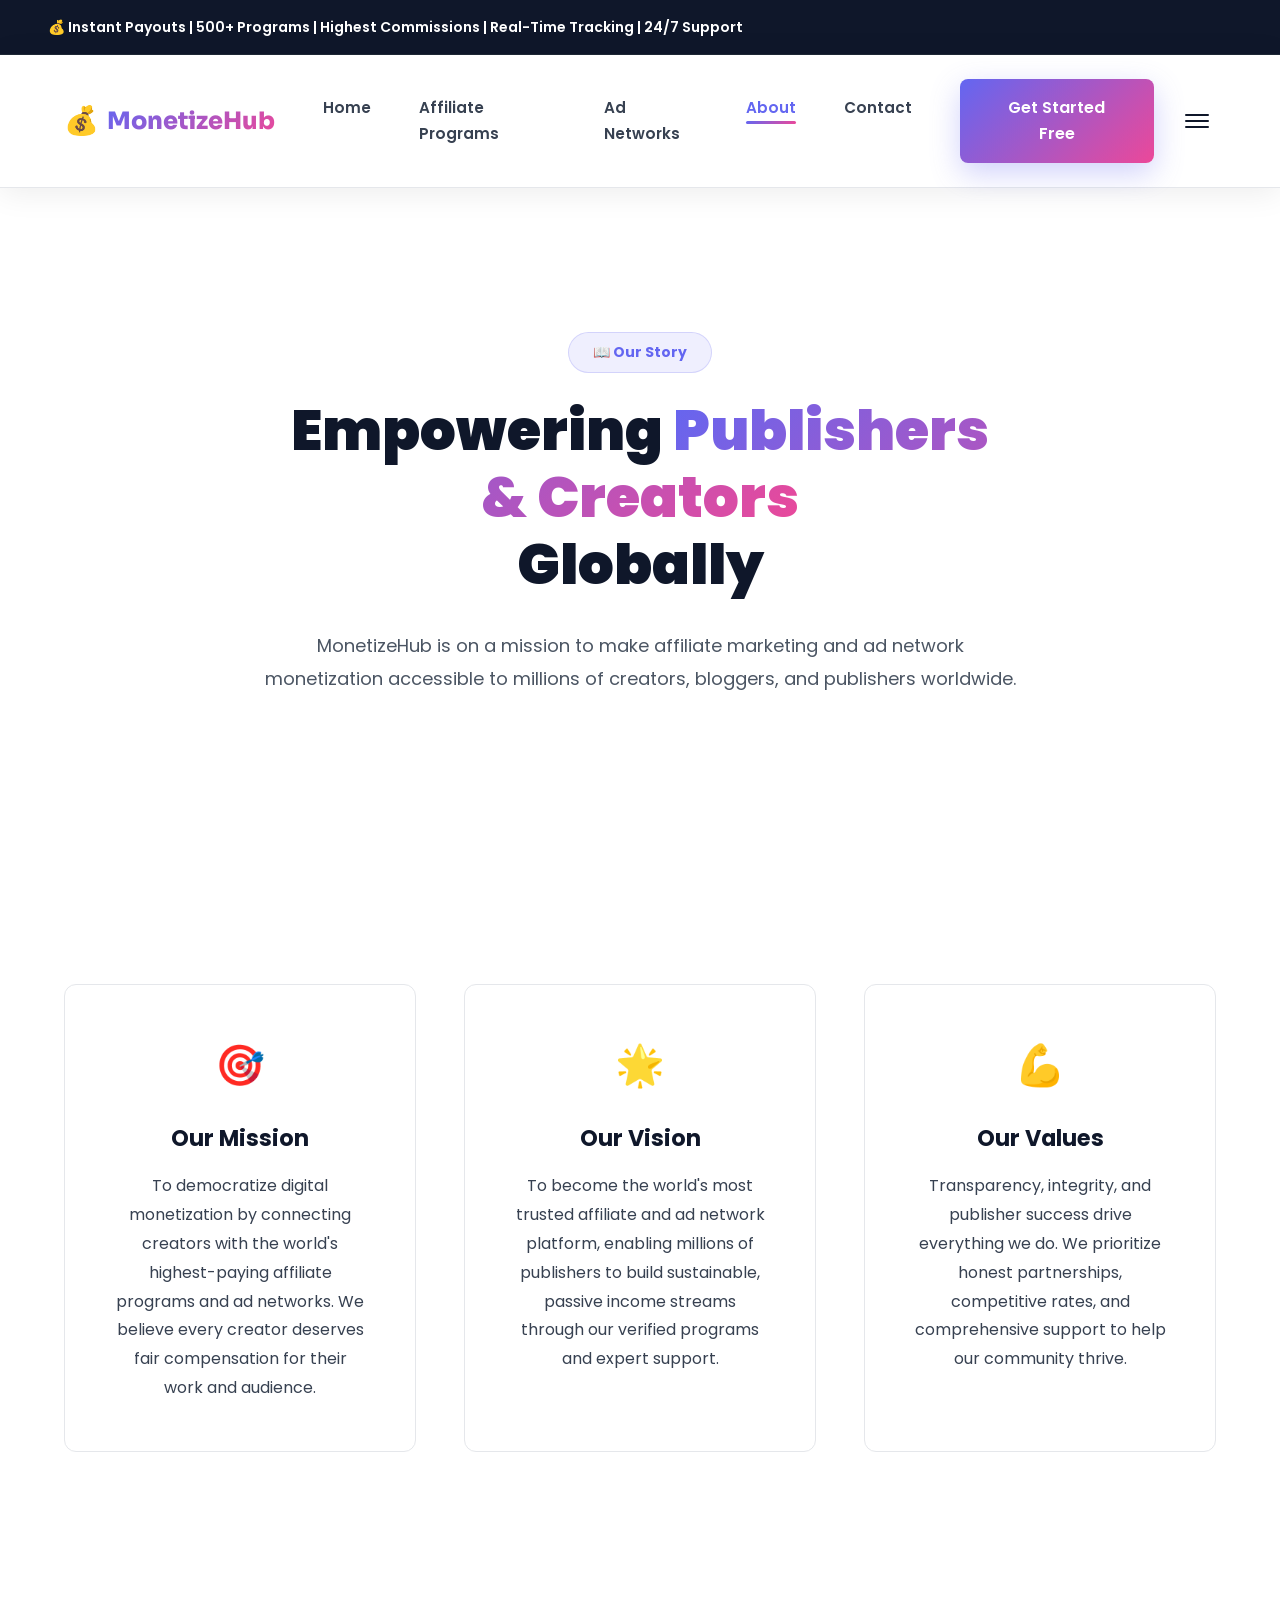
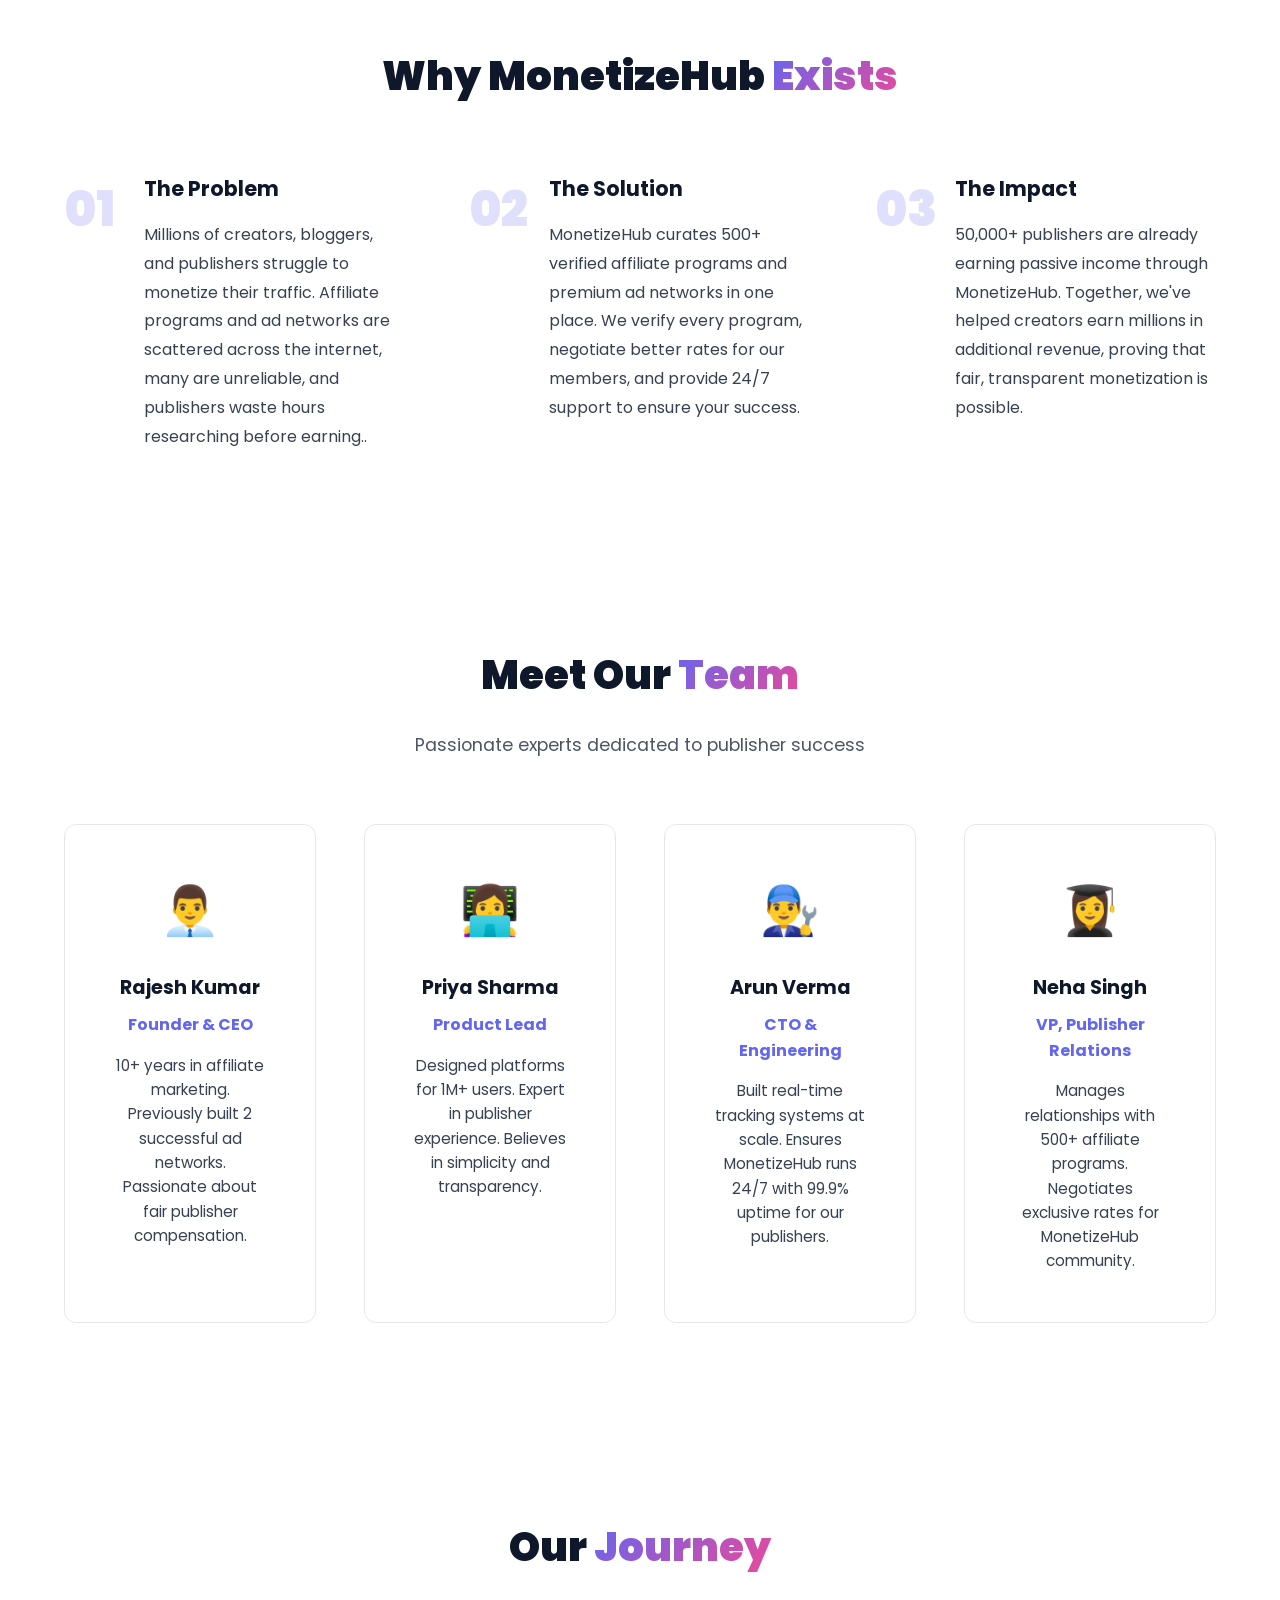
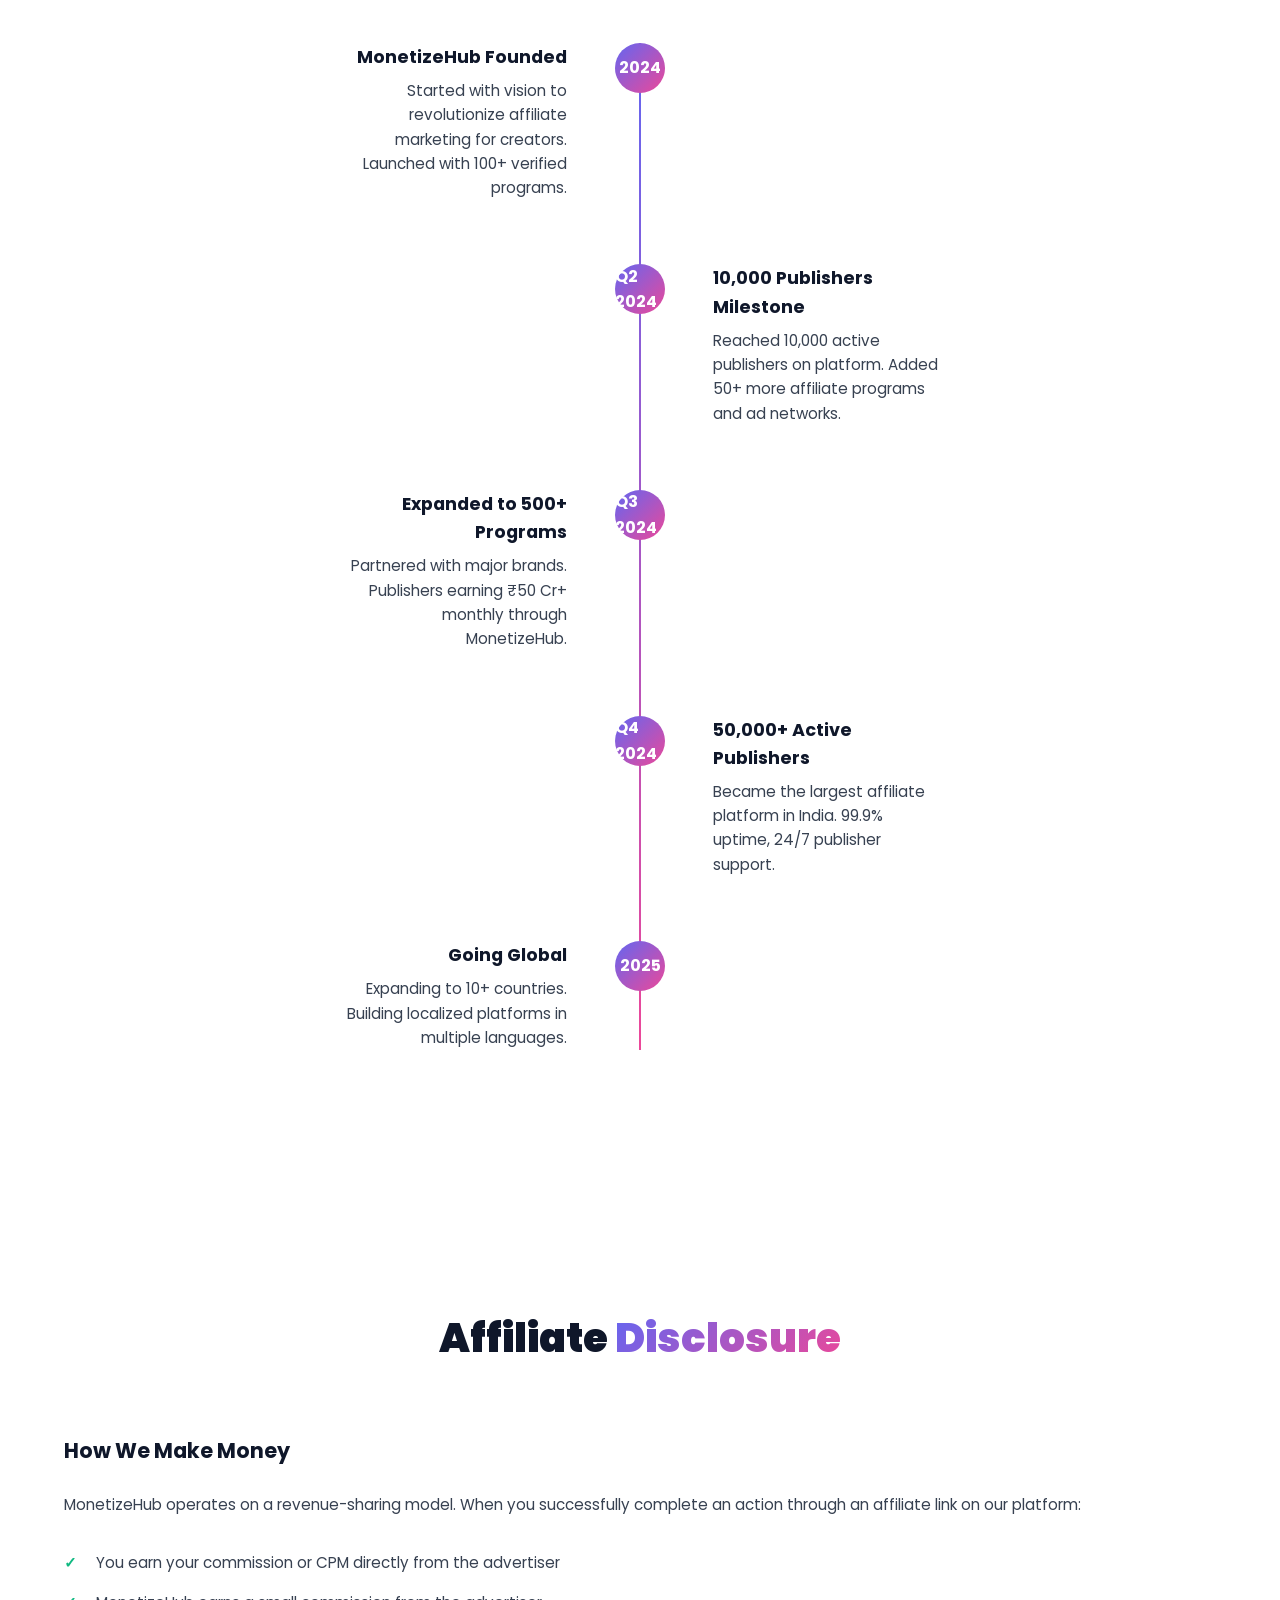
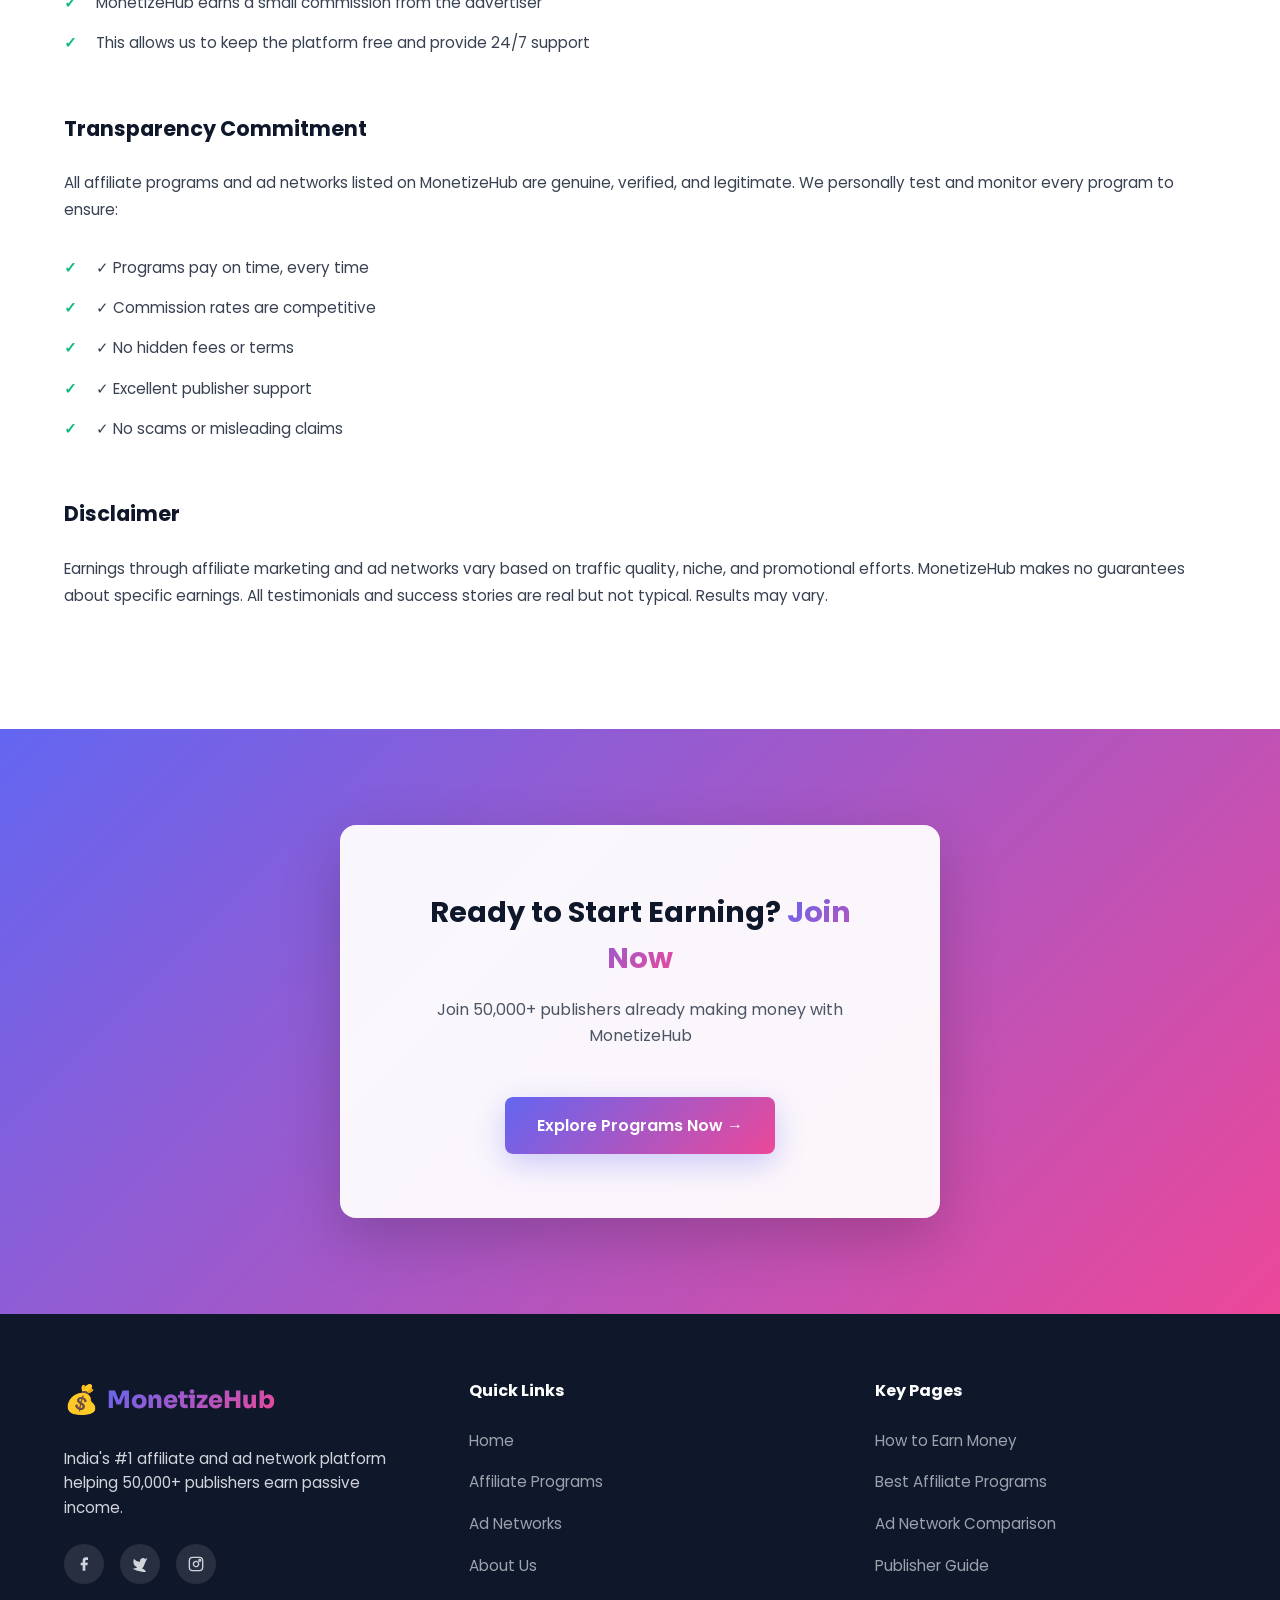
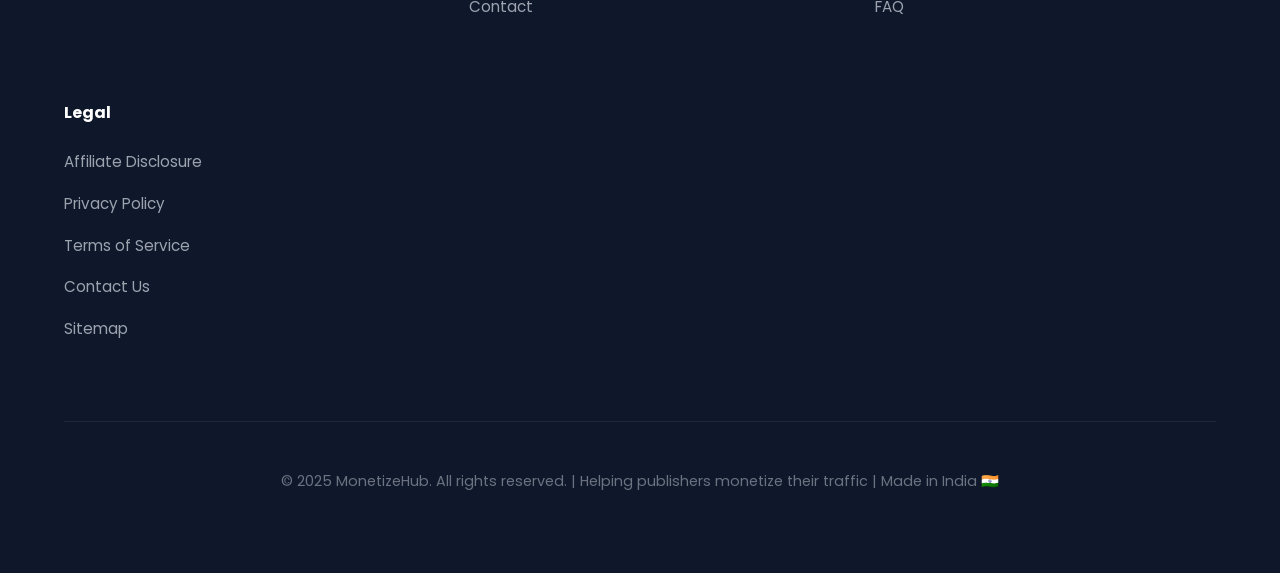
<file: about.html>
<!DOCTYPE html>
<html lang="en">
<head>
  <meta charset="UTF-8">
  <meta name="viewport" content="width=device-width, initial-scale=1.0">
  
  <title>About MonetizeHub – India's #1 Affiliate & Ad Network Platform</title>
  <meta name="description" content="Learn about MonetizeHub - India's fastest-growing affiliate marketing and ad network platform. 50,000+ publishers, 500+ programs, instant payouts. Our mission & story.">
  <meta name="keywords" content="about MonetizeHub, affiliate marketing India, ad network platform, monetization, publisher support, affiliate programs, how to earn money online">
  <meta name="robots" content="index, follow">
  <meta name="author" content="MonetizeHub">
  <link rel="canonical" href="https://monetizehub.in/about">
  
  <meta property="og:type" content="website">
  <meta property="og:url" content="https://monetizehub.in/about">
  <meta property="og:title" content="About MonetizeHub – India's Affiliate Platform">
  <meta property="og:description" content="Learn about MonetizeHub's mission to help publishers monetize their traffic through 500+ affiliate programs and premium ad networks.">
  <meta property="og:image" content="https://monetizehub.in/og-image.jpg">
  
  <meta name="twitter:card" content="summary_large_image">
  <meta name="twitter:title" content="About MonetizeHub – India's Affiliate Marketing Platform">
  <meta name="twitter:description" content="Discover MonetizeHub - connecting creators with 500+ high-paying affiliate programs and ad networks.">
  
  <link rel="preconnect" href="https://fonts.googleapis.com">
  <link rel="preconnect" href="https://fonts.gstatic.com" crossorigin>
  <link href="https://fonts.googleapis.com/css2?family=Poppins:wght@300;400;500;600;700;800;900&family=Sora:wght@400;600;700&display=swap" rel="stylesheet">
  <link rel="stylesheet" href="style.css">
</head>
<body>

  <!-- Announcement Bar -->
  <div class="announcement-bar">
    <div class="announcement-track">
      <span>💰 Instant Payouts | 500+ Programs | Highest Commissions | Real-Time Tracking | 24/7 Support</span>
    </div>
  </div>

  <!-- Navigation -->
  <nav class="navbar" id="navbar">
    <div class="nav-container">
      <a href="index.html" class="logo">
        <span class="logo-icon">💰</span>
        <span class="logo-text">Monetize<span class="logo-accent">Hub</span></span>
      </a>

      <ul class="nav-links" id="navLinks">
        <li><a href="index.html" class="nav-link">Home</a></li>
        <li><a href="index.html#affiliates" class="nav-link">Affiliate Programs</a></li>
        <li><a href="index.html#adnetworks" class="nav-link">Ad Networks</a></li>
        <li><a href="about.html" class="nav-link active">About</a></li>
        <li><a href="index.html#contact" class="nav-link">Contact</a></li>
      </ul>

      <div class="nav-actions">
        <a href="#" class="btn btn-sm btn-primary">Get Started Free</a>
        <button class="icon-btn menu-toggle" id="menuToggle" aria-label="Toggle menu">
          <span class="burger-line"></span>
          <span class="burger-line"></span>
          <span class="burger-line"></span>
        </button>
      </div>
    </div>
  </nav>

  <!-- About Hero Section -->
  <section class="hero" id="about-hero">
    <div class="orb orb-1" aria-hidden="true"></div>
    <div class="orb orb-2" aria-hidden="true"></div>
    <div class="orb orb-3" aria-hidden="true"></div>
    <div class="hero-content container">
      <div class="hero-badge animate-in">📖 Our Story</div>
      <h1 class="hero-title animate-in">
        Empowering <span class="gradient-text">Publishers & Creators</span><br>
        Globally
      </h1>
      <p class="hero-sub animate-in">MonetizeHub is on a mission to make affiliate marketing and ad network monetization accessible to millions of creators, bloggers, and publishers worldwide.</p>
    </div>
  </section>

  <!-- Mission & Vision Section -->
  <section class="about-section">
    <div class="container">
      <div class="about-grid">
        <div class="about-card">
          <div class="about-icon">🎯</div>
          <h2>Our Mission</h2>
          <p>To democratize digital monetization by connecting creators with the world's highest-paying affiliate programs and ad networks. We believe every creator deserves fair compensation for their work and audience.</p>
        </div>
        <div class="about-card">
          <div class="about-icon">🌟</div>
          <h2>Our Vision</h2>
          <p>To become the world's most trusted affiliate and ad network platform, enabling millions of publishers to build sustainable, passive income streams through our verified programs and expert support.</p>
        </div>
        <div class="about-card">
          <div class="about-icon">💪</div>
          <h2>Our Values</h2>
          <p>Transparency, integrity, and publisher success drive everything we do. We prioritize honest partnerships, competitive rates, and comprehensive support to help our community thrive.</p>
        </div>
      </div>
    </div>
  </section>

  <!-- Why We Exist Section -->
  <section class="why-exist reveal-section">
    <div class="container">
      <div class="section-header">
        <h2 class="section-title">Why MonetizeHub <span class="gradient-text">Exists</span></h2>
      </div>
      
      <div class="content-grid">
        <div class="content-item">
          <div class="content-number">01</div>
          <h3>The Problem</h3>
          <p>Millions of creators, bloggers, and publishers struggle to monetize their traffic. Affiliate programs and ad networks are scattered across the internet, many are unreliable, and publishers waste hours researching before earning..</p>
        </div>

        <div class="content-item">
          <div class="content-number">02</div>
          <h3>The Solution</h3>
          <p>MonetizeHub curates 500+ verified affiliate programs and premium ad networks in one place. We verify every program, negotiate better rates for our members, and provide 24/7 support to ensure your success.</p>
        </div>

        <div class="content-item">
          <div class="content-number">03</div>
          <h3>The Impact</h3>
          <p>50,000+ publishers are already earning passive income through MonetizeHub. Together, we've helped creators earn millions in additional revenue, proving that fair, transparent monetization is possible.</p>
        </div>
      </div>
    </div>
  </section>

  <!-- Team Section -->
  <section class="team-section reveal-section">
    <div class="container">
      <div class="section-header">
        <h2 class="section-title">Meet Our <span class="gradient-text">Team</span></h2>
        <p class="section-sub">Passionate experts dedicated to publisher success</p>
      </div>

      <div class="team-grid">
        <div class="team-card">
          <div class="team-avatar">👨‍💼</div>
          <h3>Rajesh Kumar</h3>
          <p class="team-role">Founder & CEO</p>
          <p class="team-bio">10+ years in affiliate marketing. Previously built 2 successful ad networks. Passionate about fair publisher compensation.</p>
        </div>

        <div class="team-card">
          <div class="team-avatar">👩‍💻</div>
          <h3>Priya Sharma</h3>
          <p class="team-role">Product Lead</p>
          <p class="team-bio">Designed platforms for 1M+ users. Expert in publisher experience. Believes in simplicity and transparency.</p>
        </div>

        <div class="team-card">
          <div class="team-avatar">👨‍🔧</div>
          <h3>Arun Verma</h3>
          <p class="team-role">CTO & Engineering</p>
          <p class="team-bio">Built real-time tracking systems at scale. Ensures MonetizeHub runs 24/7 with 99.9% uptime for our publishers.</p>
        </div>

        <div class="team-card">
          <div class="team-avatar">👩‍🎓</div>
          <h3>Neha Singh</h3>
          <p class="team-role">VP, Publisher Relations</p>
          <p class="team-bio">Manages relationships with 500+ affiliate programs. Negotiates exclusive rates for MonetizeHub community.</p>
        </div>
      </div>
    </div>
  </section>

  <!-- Timeline Section -->
  <section class="timeline-section reveal-section">
    <div class="container">
      <div class="section-header">
        <h2 class="section-title">Our <span class="gradient-text">Journey</span></h2>
      </div>

      <div class="timeline">
        <div class="timeline-item">
          <div class="timeline-date">2024</div>
          <div class="timeline-content">
            <h3>MonetizeHub Founded</h3>
            <p>Started with vision to revolutionize affiliate marketing for creators. Launched with 100+ verified programs.</p>
          </div>
        </div>

        <div class="timeline-item">
          <div class="timeline-date">Q2 2024</div>
          <div class="timeline-content">
            <h3>10,000 Publishers Milestone</h3>
            <p>Reached 10,000 active publishers on platform. Added 50+ more affiliate programs and ad networks.</p>
          </div>
        </div>

        <div class="timeline-item">
          <div class="timeline-date">Q3 2024</div>
          <div class="timeline-content">
            <h3>Expanded to 500+ Programs</h3>
            <p>Partnered with major brands. Publishers earning ₹50 Cr+ monthly through MonetizeHub.</p>
          </div>
        </div>

        <div class="timeline-item">
          <div class="timeline-date">Q4 2024</div>
          <div class="timeline-content">
            <h3>50,000+ Active Publishers</h3>
            <p>Became the largest affiliate platform in India. 99.9% uptime, 24/7 publisher support.</p>
          </div>
        </div>

        <div class="timeline-item">
          <div class="timeline-date">2025</div>
          <div class="timeline-content">
            <h3>Going Global</h3>
            <p>Expanding to 10+ countries. Building localized platforms in multiple languages.</p>
          </div>
        </div>
      </div>
    </div>
  </section>

  <!-- Affiliate Disclosure -->
  <section class="disclosure-section reveal-section" id="disclosure">
    <div class="container">
      <div class="section-header">
        <h2 class="section-title">Affiliate <span class="gradient-text">Disclosure</span></h2>
      </div>

      <div class="disclosure-content">
        <h3>How We Make Money</h3>
        <p>MonetizeHub operates on a revenue-sharing model. When you successfully complete an action through an affiliate link on our platform:</p>
        <ul class="disclosure-list">
          <li>You earn your commission or CPM directly from the advertiser</li>
          <li>MonetizeHub earns a small commission from the advertiser</li>
          <li>This allows us to keep the platform free and provide 24/7 support</li>
        </ul>

        <h3>Transparency Commitment</h3>
        <p>All affiliate programs and ad networks listed on MonetizeHub are genuine, verified, and legitimate. We personally test and monitor every program to ensure:</p>
        <ul class="disclosure-list">
          <li>✓ Programs pay on time, every time</li>
          <li>✓ Commission rates are competitive</li>
          <li>✓ No hidden fees or terms</li>
          <li>✓ Excellent publisher support</li>
          <li>✓ No scams or misleading claims</li>
        </ul>

        <h3>Disclaimer</h3>
        <p>Earnings through affiliate marketing and ad networks vary based on traffic quality, niche, and promotional efforts. MonetizeHub makes no guarantees about specific earnings. All testimonials and success stories are real but not typical. Results may vary.</p>
      </div>
    </div>
  </section>

  <!-- CTA Section -->
  <section class="newsletter-section reveal-section">
    <div class="container">
      <div class="newsletter-card">
        <h2>Ready to Start Earning? <span class="gradient-text">Join Now</span></h2>
        <p>Join 50,000+ publishers already making money with MonetizeHub</p>
        <a href="index.html#affiliates" class="btn btn-primary">Explore Programs Now →</a>
      </div>
    </div>
  </section>

  <!-- Footer -->
  <footer class="footer">
    <div class="container">
      <div class="footer-grid">
        <div class="footer-brand">
          <a href="index.html" class="logo">
            <span class="logo-icon">💰</span>
            <span class="logo-text">Monetize<span class="logo-accent">Hub</span></span>
          </a>
          <p class="footer-desc">India's #1 affiliate and ad network platform helping 50,000+ publishers earn passive income.</p>
          <div class="social-row">
            <a href="#" class="social-btn" aria-label="Facebook">
              <svg width="16" height="16" viewBox="0 0 24 24" fill="currentColor"><path d="M18 2h-3a5 5 0 0 0-5 5v3H7v4h3v8h4v-8h3l1-4h-4V7a1 1 0 0 1 1-1h3z"/></svg>
            </a>
            <a href="#" class="social-btn" aria-label="Twitter">
              <svg width="16" height="16" viewBox="0 0 24 24" fill="currentColor"><path d="M23 3a10.9 10.9 0 01-3.14 1.53 4.48 4.48 0 00-7.86 3v1A10.66 10.66 0 013 4s-4 9 5 13a11.64 11.64 0 01-7 2s9 5 20 5a9.5 9.5 0 00-9-5.5c4.75 2.25 7-7 7-7"/></svg>
            </a>
            <a href="#" class="social-btn" aria-label="Instagram">
              <svg width="16" height="16" viewBox="0 0 24 24" fill="none" stroke="currentColor" stroke-width="2"><rect x="2" y="2" width="20" height="20" rx="5" ry="5"/><path d="M16 11.37A4 4 0 1 1 12.63 8 4 4 0 0 1 16 11.37z"/><circle cx="17.5" cy="6.5" r="1.5"/></svg>
            </a>
          </div>
        </div>

        <div class="footer-col">
          <h4>Quick Links</h4>
          <ul>
            <li><a href="index.html">Home</a></li>
            <li><a href="index.html#affiliates">Affiliate Programs</a></li>
            <li><a href="index.html#adnetworks">Ad Networks</a></li>
            <li><a href="about.html">About Us</a></li>
            <li><a href="index.html#contact">Contact</a></li>
          </ul>
        </div>

        <div class="footer-col">
          <h4>Key Pages</h4>
          <ul>
            <li><a href="#">How to Earn Money</a></li>
            <li><a href="#">Best Affiliate Programs</a></li>
            <li><a href="#">Ad Network Comparison</a></li>
            <li><a href="#">Publisher Guide</a></li>
            <li><a href="#">FAQ</a></li>
          </ul>
        </div>

        <div class="footer-col">
          <h4>Legal</h4>
          <ul>
            <li><a href="about.html#disclosure">Affiliate Disclosure</a></li>
            <li><a href="#">Privacy Policy</a></li>
            <li><a href="#">Terms of Service</a></li>
            <li><a href="#">Contact Us</a></li>
            <li><a href="#">Sitemap</a></li>
          </ul>
        </div>
      </div>

      <div class="footer-bottom">
        <p>&copy; 2025 MonetizeHub. All rights reserved. | Helping publishers monetize their traffic | Made in India 🇮🇳</p>
      </div>
    </div>
  </footer>

  <!-- Additional CSS for About Page -->
  <style>
    .about-section {
      padding: var(--spacing-4xl) var(--spacing-lg);
      background: var(--gray-50);
    }

    .about-grid {
      display: grid;
      grid-template-columns: repeat(auto-fit, minmax(300px, 1fr));
      gap: var(--spacing-2xl);
    }

    .about-card {
      background: var(--white);
      padding: var(--spacing-2xl);
      border-radius: 12px;
      text-align: center;
      border: 1px solid var(--gray-200);
      transition: all 0.3s ease;
    }

    .about-card:hover {
      transform: translateY(-6px);
      box-shadow: 0 15px 45px rgba(0, 0, 0, 0.1);
    }

    .about-icon {
      font-size: 2.5rem;
      margin-bottom: var(--spacing-lg);
    }

    .about-card h2 {
      font-size: 1.4rem;
      margin-bottom: var(--spacing-md);
      color: var(--dark);
    }

    .about-card p {
      color: var(--gray-700);
      line-height: 1.8;
    }

    .why-exist {
      padding: var(--spacing-4xl) var(--spacing-lg);
    }

    .content-grid {
      display: grid;
      grid-template-columns: repeat(auto-fit, minmax(280px, 1fr));
      gap: var(--spacing-3xl);
    }

    .content-item {
      position: relative;
      padding-left: 80px;
    }

    .content-number {
      position: absolute;
      left: 0;
      top: 0;
      font-size: 3rem;
      font-weight: 900;
      color: var(--primary);
      opacity: 0.2;
    }

    .content-item h3 {
      font-size: 1.3rem;
      margin-bottom: var(--spacing-md);
      color: var(--dark);
    }

    .content-item p {
      color: var(--gray-700);
      line-height: 1.8;
    }

    .team-section {
      padding: var(--spacing-4xl) var(--spacing-lg);
      background: var(--gray-50);
    }

    .team-grid {
      display: grid;
      grid-template-columns: repeat(auto-fit, minmax(250px, 1fr));
      gap: var(--spacing-2xl);
    }

    .team-card {
      background: var(--white);
      padding: var(--spacing-2xl);
      border-radius: 12px;
      text-align: center;
      border: 1px solid var(--gray-200);
      transition: all 0.3s ease;
    }

    .team-card:hover {
      transform: translateY(-6px);
      box-shadow: 0 15px 45px rgba(0, 0, 0, 0.1);
    }

    .team-avatar {
      font-size: 3rem;
      margin-bottom: var(--spacing-lg);
    }

    .team-card h3 {
      font-size: 1.2rem;
      margin-bottom: var(--spacing-sm);
      color: var(--dark);
    }

    .team-role {
      color: var(--primary);
      font-weight: 700;
      margin-bottom: var(--spacing-md);
    }

    .team-bio {
      color: var(--gray-700);
      font-size: 0.95rem;
      line-height: 1.6;
    }

    .timeline-section {
      padding: var(--spacing-4xl) var(--spacing-lg);
    }

    .timeline {
      position: relative;
      max-width: 600px;
      margin: 0 auto;
    }

    .timeline::before {
      content: '';
      position: absolute;
      left: 50%;
      transform: translateX(-50%);
      top: 0;
      bottom: 0;
      width: 2px;
      background: var(--gradient-primary);
    }

    .timeline-item {
      margin-bottom: var(--spacing-3xl);
      position: relative;
    }

    .timeline-item:nth-child(odd) .timeline-content {
      margin-left: 0;
      margin-right: auto;
      padding-right: var(--spacing-2xl);
      width: calc(50% - 25px);
      text-align: right;
    }

    .timeline-item:nth-child(even) .timeline-content {
      margin-left: auto;
      margin-right: 0;
      padding-left: var(--spacing-2xl);
      width: calc(50% - 25px);
    }

    .timeline-date {
      position: absolute;
      left: 50%;
      transform: translateX(-50%);
      top: 0;
      width: 50px;
      height: 50px;
      background: var(--gradient-primary);
      color: var(--white);
      border-radius: 50%;
      display: flex;
      align-items: center;
      justify-content: center;
      font-weight: 700;
      z-index: 10;
    }

    .timeline-content h3 {
      font-size: 1.1rem;
      margin-bottom: var(--spacing-sm);
      color: var(--dark);
    }

    .timeline-content p {
      color: var(--gray-700);
      font-size: 0.95rem;
    }

    .disclosure-section {
      padding: var(--spacing-4xl) var(--spacing-lg);
      background: var(--gray-50);
    }

    .disclosure-content h3 {
      font-size: 1.3rem;
      margin-top: var(--spacing-2xl);
      margin-bottom: var(--spacing-lg);
      color: var(--dark);
    }

    .disclosure-content p {
      color: var(--gray-700);
      line-height: 1.8;
      margin-bottom: var(--spacing-lg);
      font-size: 0.95rem;
    }

    .disclosure-list {
      list-style: none;
      margin-bottom: var(--spacing-2xl);
      padding-left: 0;
    }

    .disclosure-list li {
      padding: var(--spacing-sm) 0;
      padding-left: var(--spacing-xl);
      position: relative;
      color: var(--gray-700);
      font-size: 0.95rem;
    }

    .disclosure-list li::before {
      content: '✓';
      position: absolute;
      left: 0;
      color: var(--success);
      font-weight: 700;
    }

    @media (max-width: 768px) {
      .timeline::before {
        left: 0;
      }

      .timeline-date {
        left: 0;
        width: 40px;
        height: 40px;
        font-size: 0.75rem;
      }

      .timeline-item:nth-child(odd) .timeline-content,
      .timeline-item:nth-child(even) .timeline-content {
        width: calc(100% - 60px);
        margin-left: 60px !important;
        margin-right: 0 !important;
        padding-left: var(--spacing-lg) !important;
        padding-right: 0 !important;
        text-align: left !important;
      }
    }
  </style>

  <script src="script.js"></script>
</body>
</html>
</file>
<file: style.css>
/* ============================================================================
   MONETIZEHUB - Modern Affiliate & Ad Network Platform
   Modern, Attractive, SEO-Optimized Design
   ============================================================================ */

* {
  margin: 0;
  padding: 0;
  box-sizing: border-box;
}

html {
  scroll-behavior: smooth;
}

:root {
  /* Modern Color Palette */
  --primary: #6366f1;
  --primary-dark: #4f46e5;
  --primary-light: #818cf8;
  --secondary: #ec4899;
  --tertiary: #06b6d4;
  --success: #10b981;
  --warning: #f59e0b;
  --danger: #ef4444;

  /* Neutral Colors */
  --dark: #0f172a;
  --dark-alt: #1e293b;
  --gray-900: #111827;
  --gray-800: #1f2937;
  --gray-700: #374151;
  --gray-600: #4b5563;
  --gray-500: #6b7280;
  --gray-400: #9ca3af;
  --gray-300: #d1d5db;
  --gray-200: #e5e7eb;
  --gray-100: #f3f4f6;
  --white: #ffffff;

  /* Gradients */
  --gradient-primary: linear-gradient(135deg, #6366f1, #ec4899);
  --gradient-secondary: linear-gradient(135deg, #ec4899, #06b6d4);
  --gradient-tertiary: linear-gradient(135deg, #06b6d4, #10b981);

  /* Typography */
  --font-main: 'Poppins', sans-serif;
  --font-accent: 'Sora', sans-serif;

  /* Spacing */
  --spacing-xs: 0.25rem;
  --spacing-sm: 0.5rem;
  --spacing-md: 1rem;
  --spacing-lg: 1.5rem;
  --spacing-xl: 2rem;
  --spacing-2xl: 3rem;
  --spacing-3xl: 4rem;
  --spacing-4xl: 6rem;
}

body {
  font-family: var(--font-main);
  background: var(--white);
  color: var(--dark);
  line-height: 1.6;
  overflow-x: hidden;
}

.container {
  max-width: 1200px;
  margin: 0 auto;
  padding: 0 var(--spacing-lg);
}

/* ============================================================================
   ANNOUNCEMENT BAR
   ============================================================================ */

.announcement-bar {
  background: var(--dark);
  color: var(--white);
  padding: var(--spacing-md) 0;
  overflow: hidden;
  border-bottom: 1px solid var(--gray-800);
}

.announcement-track {
  display: flex;
  animation: scroll-left 30s linear infinite;
  white-space: nowrap;
}

.announcement-track span {
  display: inline-block;
  padding: 0 var(--spacing-2xl);
  font-size: 0.875rem;
  font-weight: 600;
}

@keyframes scroll-left {
  0% { transform: translateX(100%); }
  100% { transform: translateX(-100%); }
}

/* ============================================================================
   NAVBAR
   ============================================================================ */

.navbar {
  background: var(--white);
  border-bottom: 1px solid var(--gray-200);
  position: sticky;
  top: 0;
  z-index: 1000;
  box-shadow: 0 4px 30px rgba(0, 0, 0, 0.08);
}

.nav-container {
  max-width: 1200px;
  margin: 0 auto;
  padding: var(--spacing-lg);
  display: flex;
  justify-content: space-between;
  align-items: center;
  gap: var(--spacing-2xl);
}

.logo {
  display: flex;
  align-items: center;
  gap: var(--spacing-sm);
  text-decoration: none;
  font-size: 1.5rem;
  font-weight: 800;
  color: var(--dark);
  font-family: var(--font-accent);
}

.logo-icon {
  font-size: 1.75rem;
  display: flex;
  align-items: center;
}

.logo-text {
  background: var(--gradient-primary);
  -webkit-background-clip: text;
  -webkit-text-fill-color: transparent;
}

.logo-accent {
  color: var(--secondary);
}

.nav-links {
  display: flex;
  list-style: none;
  gap: var(--spacing-2xl);
}

.nav-link {
  text-decoration: none;
  color: var(--gray-700);
  font-weight: 600;
  font-size: 0.95rem;
  transition: all 0.3s ease;
  position: relative;
}

.nav-link:hover,
.nav-link.active {
  color: var(--primary);
}

.nav-link.active::after,
.nav-link:hover::after {
  content: '';
  position: absolute;
  bottom: -6px;
  left: 0;
  right: 0;
  height: 3px;
  background: var(--gradient-primary);
  border-radius: 999px;
}

.nav-actions {
  display: flex;
  align-items: center;
  gap: var(--spacing-lg);
}

.btn-sm {
  padding: var(--spacing-sm) var(--spacing-lg);
  font-size: 0.875rem;
}

.menu-toggle {
  display: none;
  background: none;
  border: none;
  cursor: pointer;
  flex-direction: column;
  gap: var(--spacing-xs);
}

.burger-line {
  width: 24px;
  height: 2px;
  background: var(--dark);
  border-radius: 999px;
  transition: all 0.3s ease;
}

/* ============================================================================
   BUTTONS
   ============================================================================ */

.btn {
  display: inline-flex;
  align-items: center;
  gap: var(--spacing-sm);
  padding: var(--spacing-md) var(--spacing-xl);
  border-radius: 8px;
  border: none;
  font-size: 1rem;
  font-weight: 600;
  cursor: pointer;
  text-decoration: none;
  transition: all 0.3s ease;
  font-family: var(--font-main);
  text-align: center;
}

.btn-primary {
  background: var(--gradient-primary);
  color: var(--white);
  box-shadow: 0 10px 30px rgba(99, 102, 241, 0.3);
}

.btn-primary:hover {
  transform: translateY(-3px);
  box-shadow: 0 15px 40px rgba(99, 102, 241, 0.4);
}

.btn-ghost {
  background: transparent;
  color: var(--primary);
  border: 2px solid var(--primary);
}

.btn-ghost:hover {
  background: var(--primary);
  color: var(--white);
}

.btn-program,
.btn-deal {
  background: var(--secondary);
  color: var(--white);
  padding: var(--spacing-sm) var(--spacing-lg);
  font-size: 0.9rem;
}

.btn-program:hover,
.btn-deal:hover {
  background: #d1357f;
  transform: translateY(-2px);
}

.btn-outline {
  border: 2px solid var(--primary);
  color: var(--primary);
  background: transparent;
}

.btn-outline:hover {
  background: var(--primary);
  color: var(--white);
}

.icon-btn {
  background: none;
  border: none;
  width: 40px;
  height: 40px;
  border-radius: 50%;
  display: flex;
  align-items: center;
  justify-content: center;
  cursor: pointer;
  transition: all 0.3s ease;
  color: var(--dark);
}

.icon-btn:hover {
  background: var(--gray-100);
  color: var(--primary);
}

/* ============================================================================
   HERO SECTION
   ============================================================================ */

.hero {
  position: relative;
  padding: var(--spacing-4xl) var(--spacing-lg);
  background: linear-gradient(135deg, var(--gray-50) 0%, var(--gray-100) 100%);
  overflow: hidden;
  min-height: 700px;
  display: flex;
  align-items: center;
  justify-content: center;
}

.orb {
  position: absolute;
  border-radius: 50%;
  filter: blur(80px);
  opacity: 0.4;
  mix-blend-mode: screen;
}

.orb-1 {
  width: 400px;
  height: 400px;
  background: var(--primary);
  top: -50px;
  right: 10%;
  animation: float 8s ease-in-out infinite;
}

.orb-2 {
  width: 300px;
  height: 300px;
  background: var(--secondary);
  bottom: 100px;
  left: 5%;
  animation: float 10s ease-in-out infinite;
}

.orb-3 {
  width: 350px;
  height: 350px;
  background: var(--tertiary);
  top: 50%;
  right: 5%;
  animation: float 12s ease-in-out infinite;
}

@keyframes float {
  0%, 100% { transform: translateY(0px); }
  50% { transform: translateY(40px); }
}

.hero-content {
  position: relative;
  z-index: 10;
  text-align: center;
  max-width: 800px;
  margin: 0 auto;
}

.hero-badge {
  display: inline-block;
  padding: var(--spacing-sm) var(--spacing-lg);
  background: rgba(99, 102, 241, 0.1);
  border: 1px solid rgba(99, 102, 241, 0.2);
  border-radius: 50px;
  font-size: 0.875rem;
  font-weight: 700;
  color: var(--primary);
  margin-bottom: var(--spacing-lg);
}

.hero-title {
  font-size: 3.5rem;
  font-weight: 900;
  line-height: 1.2;
  margin-bottom: var(--spacing-xl);
  color: var(--dark);
}

.gradient-text {
  background: var(--gradient-primary);
  -webkit-background-clip: text;
  -webkit-text-fill-color: transparent;
}

.hero-sub {
  font-size: 1.125rem;
  color: var(--gray-600);
  margin-bottom: var(--spacing-2xl);
  line-height: 1.8;
}

.hero-btns {
  display: flex;
  gap: var(--spacing-lg);
  justify-content: center;
  margin-bottom: var(--spacing-3xl);
  flex-wrap: wrap;
}

.hero-stats {
  display: grid;
  grid-template-columns: repeat(3, 1fr);
  gap: var(--spacing-xl);
}

.stat-item {
  text-align: center;
}

.counter {
  font-size: 2rem;
  font-weight: 900;
  background: var(--gradient-primary);
  -webkit-background-clip: text;
  -webkit-text-fill-color: transparent;
}

.stat-unit {
  font-size: 1.5rem;
  color: var(--secondary);
  font-weight: 800;
  margin-left: var(--spacing-xs);
}

.stat-label {
  display: block;
  color: var(--gray-600);
  font-size: 0.875rem;
  font-weight: 600;
  margin-top: var(--spacing-sm);
}

.stat-divider {
  width: 1px;
  height: 60px;
  background: var(--gray-300);
  align-self: center;
}

.animate-in {
  animation: fadeInUp 0.8s ease-out forwards;
  opacity: 0;
}

.animate-in:nth-child(1) { animation-delay: 0s; }
.animate-in:nth-child(2) { animation-delay: 0.1s; }
.animate-in:nth-child(3) { animation-delay: 0.2s; }
.animate-in:nth-child(4) { animation-delay: 0.3s; }
.animate-in:nth-child(5) { animation-delay: 0.4s; }

@keyframes fadeInUp {
  from {
    opacity: 0;
    transform: translateY(30px);
  }
  to {
    opacity: 1;
    transform: translateY(0);
  }
}

/* ============================================================================
   TRUST BAR
   ============================================================================ */

.trust-bar {
  background: var(--white);
  padding: var(--spacing-2xl) var(--spacing-lg);
  border-bottom: 1px solid var(--gray-200);
}

.trust-grid {
  display: grid;
  grid-template-columns: repeat(auto-fit, minmax(200px, 1fr));
  gap: var(--spacing-xl);
}

.trust-item {
  display: flex;
  align-items: center;
  gap: var(--spacing-md);
  text-align: center;
  justify-content: center;
}

.trust-icon {
  font-size: 1.75rem;
  display: flex;
  align-items: center;
}

.trust-item span {
  font-weight: 600;
  color: var(--gray-700);
}

/* ============================================================================
   SECTION HEADER
   ============================================================================ */

.section-header {
  text-align: center;
  margin-bottom: var(--spacing-3xl);
}

.section-badge {
  display: inline-block;
  padding: var(--spacing-sm) var(--spacing-lg);
  background: rgba(236, 72, 153, 0.1);
  border: 1px solid rgba(236, 72, 153, 0.2);
  border-radius: 50px;
  font-size: 0.85rem;
  font-weight: 700;
  color: var(--secondary);
  margin-bottom: var(--spacing-lg);
}

.section-title {
  font-size: 2.5rem;
  font-weight: 900;
  margin-bottom: var(--spacing-lg);
  color: var(--dark);
}

.section-sub {
  font-size: 1.1rem;
  color: var(--gray-600);
  max-width: 600px;
  margin: 0 auto;
}

/* ============================================================================
   AFFILIATES SECTION
   ============================================================================ */

.affiliates-section,
.adnetworks-section,
.why-section,
.how-section,
.testimonials-section,
.newsletter-section {
  padding: var(--spacing-4xl) var(--spacing-lg);
}

.programs-grid,
.adnetworks-grid {
  display: grid;
  grid-template-columns: repeat(auto-fit, minmax(300px, 1fr));
  gap: var(--spacing-2xl);
  margin-bottom: var(--spacing-3xl);
}

.program-card,
.adnet-card {
  background: var(--white);
  border: 1px solid var(--gray-200);
  border-radius: 12px;
  padding: var(--spacing-2xl);
  transition: all 0.3s ease;
  position: relative;
}

.program-card:hover,
.adnet-card:hover {
  transform: translateY(-6px);
  box-shadow: 0 20px 60px rgba(0, 0, 0, 0.1);
  border-color: var(--primary);
}

.program-card.featured {
  background: linear-gradient(135deg, rgba(99, 102, 241, 0.05), rgba(236, 72, 153, 0.05));
  border: 2px solid var(--primary);
}

.program-badge,
.adnet-badge {
  position: absolute;
  top: -12px;
  left: 20px;
  background: var(--gradient-primary);
  color: var(--white);
  padding: var(--spacing-sm) var(--spacing-lg);
  border-radius: 50px;
  font-size: 0.8rem;
  font-weight: 700;
}

.program-header,
.adnet-header {
  display: flex;
  align-items: center;
  gap: var(--spacing-lg);
  margin-bottom: var(--spacing-lg);
}

.program-icon,
.adnet-icon {
  font-size: 2rem;
  width: 50px;
  height: 50px;
  display: flex;
  align-items: center;
  justify-content: center;
  background: rgba(99, 102, 241, 0.1);
  border-radius: 12px;
}

.program-header h3,
.adnet-header h3 {
  font-size: 1.3rem;
  color: var(--dark);
}

.program-desc {
  color: var(--gray-600);
  margin-bottom: var(--spacing-lg);
  line-height: 1.6;
}

.program-specs {
  display: flex;
  flex-direction: column;
  gap: var(--spacing-sm);
  margin-bottom: var(--spacing-lg);
  padding: var(--spacing-lg);
  background: var(--gray-50);
  border-radius: 8px;
}

.spec {
  font-size: 0.95rem;
  color: var(--gray-700);
  font-weight: 600;
}

.program-meta,
.program-body {
  margin-bottom: var(--spacing-lg);
}

.program-meta {
  display: flex;
  gap: var(--spacing-xl);
  font-size: 0.9rem;
}

.meta-item {
  color: var(--gray-700);
}

.adnet-features {
  list-style: none;
  margin: var(--spacing-lg) 0;
}

.adnet-features li {
  padding: var(--spacing-sm) 0;
  color: var(--gray-700);
  font-size: 0.95rem;
}

.section-cta {
  text-align: center;
}

.section-cta h3 {
  margin-bottom: var(--spacing-lg);
  color: var(--gray-700);
}

/* ============================================================================
   FEATURES GRID
   ============================================================================ */

.features-grid {
  display: grid;
  grid-template-columns: repeat(auto-fit, minmax(280px, 1fr));
  gap: var(--spacing-2xl);
}

.feature-card {
  text-align: center;
  padding: var(--spacing-2xl);
  background: var(--gray-50);
  border-radius: 12px;
  transition: all 0.3s ease;
}

.feature-card:hover {
  transform: translateY(-4px);
  background: var(--white);
  box-shadow: 0 12px 40px rgba(0, 0, 0, 0.08);
}

.feature-icon {
  font-size: 2.5rem;
  margin-bottom: var(--spacing-lg);
  display: flex;
  justify-content: center;
}

.feature-card h3 {
  font-size: 1.2rem;
  margin-bottom: var(--spacing-md);
  color: var(--dark);
}

.feature-card p {
  color: var(--gray-600);
  line-height: 1.6;
}

/* ============================================================================
   STEPS GRID
   ============================================================================ */

.steps-grid {
  display: flex;
  align-items: center;
  flex-wrap: wrap;
  gap: var(--spacing-2xl);
  justify-content: center;
}

.step-card {
  flex: 1;
  min-width: 250px;
  max-width: 350px;
  text-align: center;
  position: relative;
}

.step-number {
  width: 50px;
  height: 50px;
  background: var(--gradient-primary);
  color: var(--white);
  border-radius: 50%;
  display: flex;
  align-items: center;
  justify-content: center;
  font-weight: 900;
  font-size: 1.5rem;
  margin: 0 auto var(--spacing-lg);
}

.step-card h3 {
  font-size: 1.2rem;
  margin-bottom: var(--spacing-md);
  color: var(--dark);
}

.step-card p {
  color: var(--gray-600);
  font-size: 0.95rem;
}

.step-icon {
  font-size: 2.5rem;
  margin-top: var(--spacing-lg);
}

.step-divider {
  font-size: 2rem;
  color: var(--primary);
  font-weight: 900;
  flex: 0 0 auto;
}

/* ============================================================================
   TESTIMONIALS
   ============================================================================ */

.testimonials-grid {
  display: grid;
  grid-template-columns: repeat(auto-fit, minmax(300px, 1fr));
  gap: var(--spacing-2xl);
}

.testimonial-card {
  background: var(--white);
  border: 1px solid var(--gray-200);
  border-radius: 12px;
  padding: var(--spacing-2xl);
  transition: all 0.3s ease;
}

.testimonial-card:hover {
  transform: translateY(-4px);
  box-shadow: 0 15px 45px rgba(0, 0, 0, 0.1);
  border-color: var(--primary);
}

.testimonial-stars {
  margin-bottom: var(--spacing-lg);
  font-size: 1.1rem;
  letter-spacing: 0.2em;
}

.testimonial-text {
  color: var(--gray-700);
  margin-bottom: var(--spacing-lg);
  font-style: italic;
  line-height: 1.8;
}

.testimonial-author {
  display: flex;
  align-items: center;
  gap: var(--spacing-lg);
}

.author-avatar {
  width: 50px;
  height: 50px;
  border-radius: 50%;
  background: var(--gradient-primary);
  color: var(--white);
  display: flex;
  align-items: center;
  justify-content: center;
  font-weight: 700;
}

.testimonial-author strong {
  display: block;
  color: var(--dark);
}

.testimonial-author span {
  color: var(--gray-600);
  font-size: 0.85rem;
}

/* ============================================================================
   NEWSLETTER SECTION
   ============================================================================ */

.newsletter-section {
  background: linear-gradient(135deg, var(--primary), var(--secondary));
}

.newsletter-card {
  max-width: 600px;
  margin: 0 auto;
  background: rgba(255, 255, 255, 0.95);
  border-radius: 16px;
  padding: var(--spacing-3xl);
  text-align: center;
  box-shadow: 0 20px 60px rgba(0, 0, 0, 0.2);
}

.newsletter-icon {
  font-size: 3rem;
  margin-bottom: var(--spacing-lg);
}

.newsletter-card h2 {
  font-size: 1.8rem;
  margin-bottom: var(--spacing-md);
  color: var(--dark);
}

.newsletter-card p {
  color: var(--gray-600);
  margin-bottom: var(--spacing-2xl);
}

.newsletter-form {
  display: flex;
  gap: var(--spacing-md);
  margin-bottom: var(--spacing-md);
  flex-wrap: wrap;
}

.newsletter-form input {
  flex: 1;
  min-width: 200px;
  padding: var(--spacing-md) var(--spacing-lg);
  border: 2px solid var(--gray-300);
  border-radius: 8px;
  font-size: 1rem;
  font-family: var(--font-main);
  transition: all 0.3s ease;
}

.newsletter-form input:focus {
  outline: none;
  border-color: var(--primary);
}

.newsletter-note {
  font-size: 0.8rem;
  color: var(--gray-600);
}

/* ============================================================================
   FOOTER
   ============================================================================ */

.footer {
  background: var(--dark);
  color: var(--gray-300);
  padding: var(--spacing-3xl) var(--spacing-lg);
}

.footer-grid {
  display: grid;
  grid-template-columns: repeat(auto-fit, minmax(250px, 1fr));
  gap: var(--spacing-3xl);
  margin-bottom: var(--spacing-3xl);
}

.footer-brand {
  grid-column: span 1;
}

.footer-brand .logo {
  color: var(--white);
  margin-bottom: var(--spacing-lg);
}

.footer-desc {
  font-size: 0.95rem;
  line-height: 1.6;
  margin-bottom: var(--spacing-lg);
}

.social-row {
  display: flex;
  gap: var(--spacing-md);
}

.social-btn {
  width: 40px;
  height: 40px;
  border-radius: 50%;
  background: rgba(255, 255, 255, 0.1);
  border: none;
  color: var(--gray-300);
  display: flex;
  align-items: center;
  justify-content: center;
  cursor: pointer;
  transition: all 0.3s ease;
  text-decoration: none;
}

.social-btn:hover {
  background: var(--primary);
  color: var(--white);
}

.footer-col h4 {
  color: var(--white);
  margin-bottom: var(--spacing-lg);
  font-size: 1rem;
}

.footer-col ul {
  list-style: none;
}

.footer-col li {
  margin-bottom: var(--spacing-md);
}

.footer-col a {
  color: var(--gray-400);
  text-decoration: none;
  transition: all 0.3s ease;
  font-size: 0.95rem;
}

.footer-col a:hover {
  color: var(--primary);
}

.footer-bottom {
  border-top: 1px solid var(--gray-800);
  padding-top: var(--spacing-2xl);
  text-align: center;
  color: var(--gray-500);
  font-size: 0.9rem;
}

.footer-bottom p {
  margin-bottom: var(--spacing-md);
}

/* ============================================================================
   REVEAL ANIMATIONS
   ============================================================================ */

.reveal-section {
  opacity: 0;
  animation: fadeInSection 0.8s ease-out forwards;
}

@keyframes fadeInSection {
  from {
    opacity: 0;
    transform: translateY(30px);
  }
  to {
    opacity: 1;
    transform: translateY(0);
  }
}

/* ============================================================================
   RESPONSIVE DESIGN
   ============================================================================ */

@media (max-width: 1024px) {
  .hero-title {
    font-size: 2.5rem;
  }

  .section-title {
    font-size: 2rem;
  }

  .programs-grid {
    grid-template-columns: repeat(auto-fit, minmax(250px, 1fr));
  }
}

@media (max-width: 768px) {
  /* Navigation */
  .nav-links {
    display: none;
  }

  .menu-toggle {
    display: flex;
  }

  .nav-container {
    padding: var(--spacing-lg);
  }

  /* Hero */
  .hero {
    padding: var(--spacing-3xl) var(--spacing-lg);
    min-height: auto;
  }

  .hero-title {
    font-size: 2rem;
  }

  .hero-stats {
    grid-template-columns: 1fr;
    gap: var(--spacing-lg);
  }

  .stat-divider {
    display: none;
  }

  /* Buttons */
  .hero-btns {
    flex-direction: column;
  }

  .btn {
    width: 100%;
    justify-content: center;
  }

  /* Sections */
  .affiliates-section,
  .adnetworks-section,
  .why-section,
  .how-section,
  .testimonials-section,
  .newsletter-section {
    padding: var(--spacing-3xl) var(--spacing-lg);
  }

  .section-title {
    font-size: 1.75rem;
  }

  /* Grids */
  .programs-grid,
  .adnetworks-grid,
  .features-grid,
  .testimonials-grid {
    grid-template-columns: 1fr;
  }

  /* Steps */
  .steps-grid {
    gap: var(--spacing-lg);
  }

  .step-divider {
    display: none;
  }

  .step-card {
    max-width: 100%;
  }

  /* Newsletter */
  .newsletter-form {
    flex-direction: column;
  }

  .newsletter-form input {
    width: 100%;
  }

  /* Footer */
  .footer-grid {
    grid-template-columns: 1fr;
  }
}

@media (max-width: 480px) {
  .hero {
    padding: var(--spacing-2xl) var(--spacing-lg);
  }

  .hero-title {
    font-size: 1.5rem;
  }

  .hero-sub {
    font-size: 1rem;
  }

  .section-title {
    font-size: 1.5rem;
  }

  .section-header {
    margin-bottom: var(--spacing-2xl);
  }

  .program-card,
  .adnet-card,
  .feature-card {
    padding: var(--spacing-lg);
  }

  .nav-container {
    flex-direction: column;
    gap: var(--spacing-lg);
  }

  .trust-grid {
    grid-template-columns: 1fr;
  }
}

/* ============================================================================
   UTILITIES
   ============================================================================ */

.text-center {
  text-align: center;
}

.mt-0 { margin-top: 0; }
.mt-4 { margin-top: var(--spacing-xl); }
.mb-4 { margin-bottom: var(--spacing-xl); }

/* Smooth transitions */
* {
  transition: background-color 0.3s ease;
}

/* Scroll behavior */
::-webkit-scrollbar {
  width: 10px;
}

::-webkit-scrollbar-track {
  background: var(--gray-100);
}

::-webkit-scrollbar-thumb {
  background: var(--primary);
  border-radius: 999px;
}

::-webkit-scrollbar-thumb:hover {
  background: var(--primary-dark);
}
</file>
